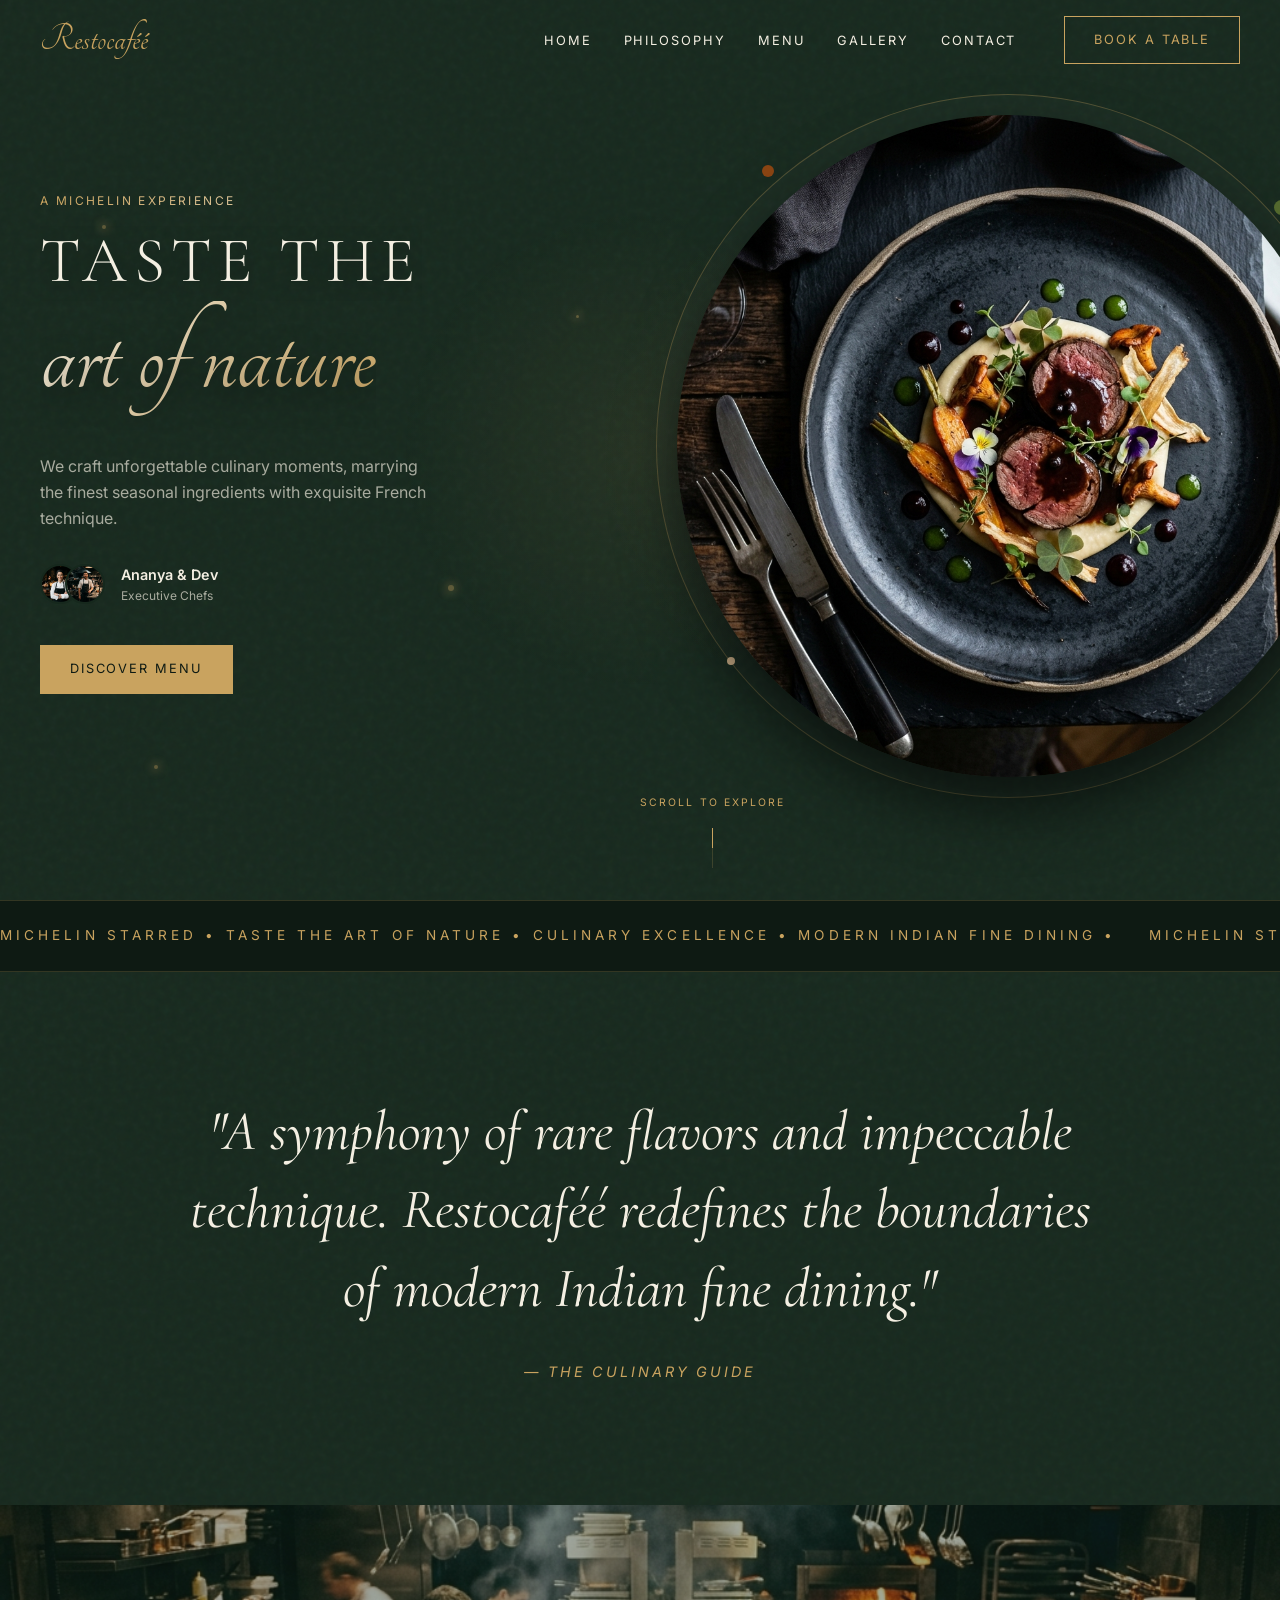
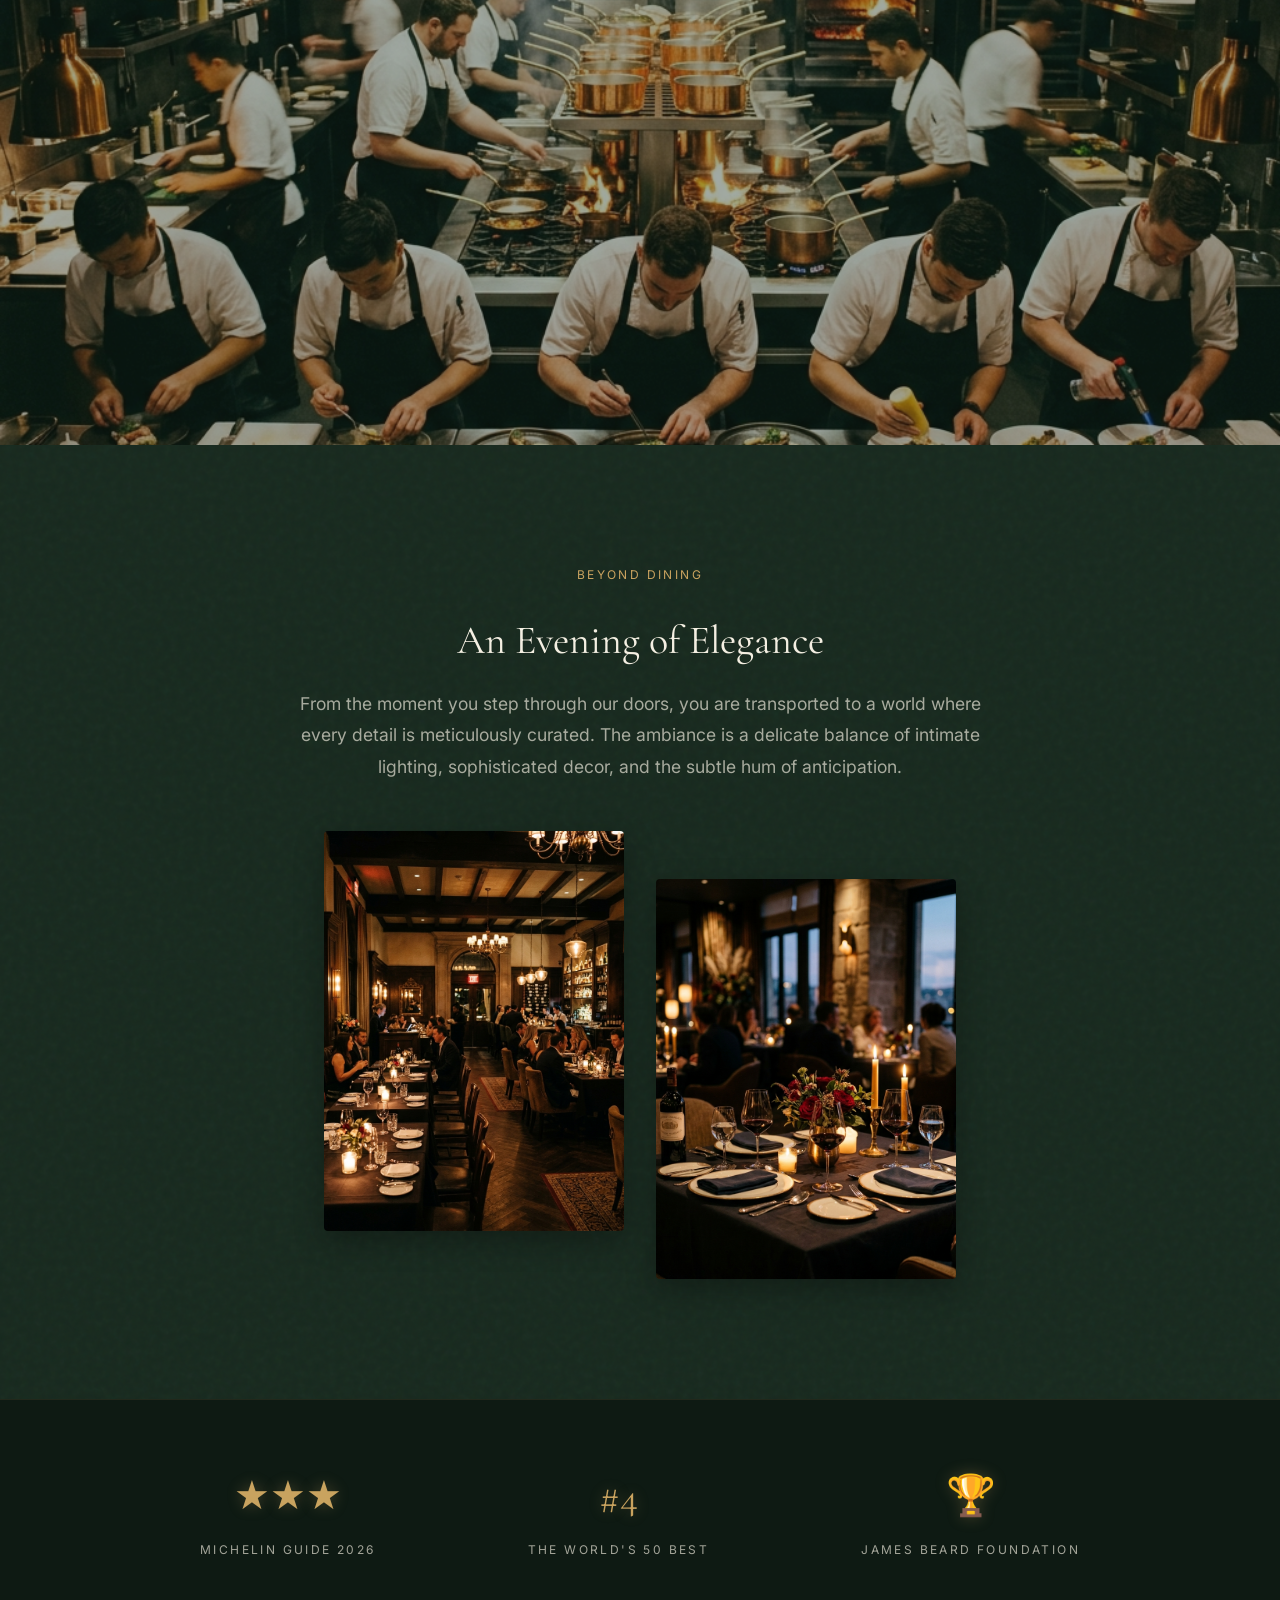
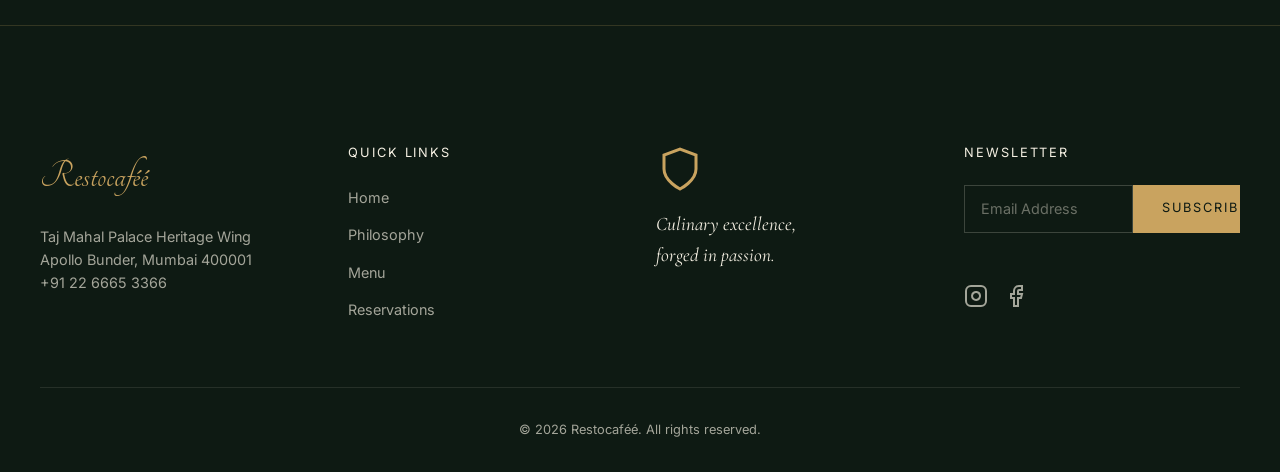
<file: index.html>
<!DOCTYPE html>
<html lang="en">

<head>
  <meta charset="UTF-8">
  <meta name="viewport" content="width=device-width, initial-scale=1.0">
  <title>Restocafé | Home</title>
  <meta name="description" content="Experience a Michelin-starred journey of taste and elegance at Restocafé.">

  <link rel="preconnect" href="https://fonts.googleapis.com">
  <link rel="preconnect" href="https://fonts.gstatic.com" crossorigin>
  <link
    href="https://fonts.googleapis.com/css2?family=Cormorant+Garamond:ital,wght@0,400;0,600;1,400;1,600&family=Inter:wght@300;400&family=Tangerine:wght@400;700&display=swap"
    rel="stylesheet">

  <link rel="stylesheet" href="style.css?v=4">
</head>

<body>

  <!-- HEADER & NAVIGATION -->
  <header class="header js-header">
    <div class="header__container">
      <a href="index.html" class="header__logo">Restocaféé</a>
      <nav class="nav">
        <ul class="nav__list">
          <li class="nav__item"><a href="index.html" class="nav__link">Home</a></li>
          <li class="nav__item"><a href="philosophy.html" class="nav__link">Philosophy</a></li>
          <li class="nav__item"><a href="menu.html" class="nav__link">Menu</a></li>
          <li class="nav__item"><a href="gallery.html" class="nav__link">Gallery</a></li>
          <li class="nav__item"><a href="contact.html" class="nav__link">Contact</a></li>
        </ul>
        <a href="contact.html" class="btn btn--outline nav__cta">Book a Table</a>
      </nav>
      <button class="hamburger js-hamburger" aria-label="Toggle Navigation">
        <span class="hamburger__line"></span>
        <span class="hamburger__line"></span>
        <span class="hamburger__line"></span>
      </button>
    </div>
  </header>

  <!-- Mobile Drawer -->
  <div class="drawer js-drawer">
    <div class="drawer__overlay js-drawer-overlay"></div>
    <div class="drawer__content">
      <button class="drawer__close js-drawer-close" aria-label="Close Navigation">&times;</button>
      <ul class="drawer__nav">
        <li><a href="index.html" class="drawer__link js-drawer-link">Home</a></li>
        <li><a href="philosophy.html" class="drawer__link js-drawer-link">Philosophy</a></li>
        <li><a href="menu.html" class="drawer__link js-drawer-link">Menu</a></li>
        <li><a href="gallery.html" class="drawer__link js-drawer-link">Gallery</a></li>
        <li><a href="contact.html" class="drawer__link js-drawer-link">Contact</a></li>
      </ul>
      <a href="contact.html" class="btn btn--outline drawer__cta">Book a Table</a>
    </div>
  </div>

  <main>
    <!-- HERO SECTION -->
    <section class="hero">
      <div class="hero__spotlight"></div>

      <!-- Magical Floating Particles -->
      <div class="particle particle--1"></div>
      <div class="particle particle--2"></div>
      <div class="particle particle--3"></div>
      <div class="particle particle--4"></div>

      <div class="hero__container grid-2-col">
        <div class="hero__content js-animate">
          <span class="eyebrow shimmer-text">A Michelin Experience</span>
          <h1 class="hero__title">
            <span class="reveal-mask"><span class="hero__title-primary reveal-text" style="animation-delay: 0.1s">Taste
                the</span></span><br>
            <span class="reveal-mask"><span class="hero__title-secondary reveal-text" style="animation-delay: 0.3s">art
                of nature</span></span>
          </h1>
          <p class="hero__text reveal-text-fade" style="animation-delay: 0.5s">We craft unforgettable culinary moments,
            marrying the finest seasonal ingredients with exquisite French technique.</p>

          <div class="hero__chef">
            <div class="avatars">
              <img src="images/avatar_1_1783453330741.png" alt="Chef Ananya" class="avatar">
              <img src="images/avatar_2_1783453340387.png" alt="Sous Chef Dev" class="avatar">
            </div>
            <div class="chef-info">
              <span class="chef-name">Ananya & Dev</span>
              <span class="chef-role">Executive Chefs</span>
            </div>
          </div>
          <a href="menu.html" class="btn btn--solid hero__btn">Discover Menu</a>
        </div>

        <div class="hero__visual js-parallax">
          <div class="hero__plate-wrapper">
            <img src="images/hero_plate_1783453274683.png" alt="Gourmet dish viewed from above" class="hero__plate">
            <div class="garnish garnish--1"></div>
            <div class="garnish garnish--2"></div>
            <div class="garnish garnish--3"></div>
            <div class="garnish garnish--4"></div>
            <div class="garnish garnish--5"></div>
          </div>
        </div>
      </div>

      <div class="scroll-indicator js-animate">
        <span class="scroll-indicator__text">Scroll to explore</span>
        <div class="scroll-indicator__line"></div>
      </div>
    </section>

    <!-- MARQUEE -->
    <div class="marquee js-animate">
      <div class="marquee__content">
        <span class="marquee__text">MICHELIN STARRED &bull; TASTE THE ART OF NATURE &bull; CULINARY EXCELLENCE &bull;
          MODERN INDIAN FINE DINING &bull;</span>
        <span class="marquee__text">MICHELIN STARRED &bull; TASTE THE ART OF NATURE &bull; CULINARY EXCELLENCE &bull;
          MODERN INDIAN FINE DINING &bull;</span>
        <span class="marquee__text">MICHELIN STARRED &bull; TASTE THE ART OF NATURE &bull; CULINARY EXCELLENCE &bull;
          MODERN INDIAN FINE DINING &bull;</span>
        <span class="marquee__text">MICHELIN STARRED &bull; TASTE THE ART OF NATURE &bull; CULINARY EXCELLENCE &bull;
          MODERN INDIAN FINE DINING &bull;</span>
      </div>
    </div>

    <!-- FEATURED QUOTE -->
    <section class="quote-section js-animate">
      <blockquote class="quote__text">
        "A symphony of rare flavors and impeccable technique. Restocaféé redefines the boundaries of modern Indian fine
        dining."
      </blockquote>
      <cite class="quote__author">&mdash; The Culinary Guide</cite>
    </section>

    <!-- PARALLAX BREAK -->
    <section class="parallax-break js-animate"></section>

    <!-- THE EXPERIENCE SECTION -->
    <section class="experience"
      style="padding: var(--section-pad-y) var(--section-pad-x); text-align: center; max-width: 800px; margin: 0 auto;">
      <div class="js-animate">
        <span class="eyebrow" style="margin-bottom: 2rem;">Beyond Dining</span>
        <h2 style="font-family: var(--font-serif); font-size: 2.5rem; color: var(--text-cream); margin-bottom: 1.5rem;">
          An Evening of Elegance</h2>
        <p style="color: var(--text-muted); font-size: 1.1rem; line-height: 1.8; margin-bottom: 2rem;">
          From the moment you step through our doors, you are transported to a world where every detail is meticulously
          curated.
          The ambiance is a delicate balance of intimate lighting, sophisticated decor, and the subtle hum of
          anticipation.
        </p>
        <div style="display: flex; justify-content: center; gap: 2rem; margin-top: 3rem;">
          <img src="images/experience_1_1783453319872.png" alt="Restaurant interior"
            style="width: 100%; max-width: 300px; height: 400px; object-fit: cover; border-radius: 4px; box-shadow: 0 10px 30px rgba(0,0,0,0.3);">
          <img src="images/experience_2_1783453373384.png" alt="Dining table"
            style="width: 100%; max-width: 300px; height: 400px; object-fit: cover; border-radius: 4px; box-shadow: 0 10px 30px rgba(0,0,0,0.3); margin-top: 3rem;">
        </div>
      </div>
    </section>
  </main>

  <!-- AWARDS -->
  <section class="awards js-animate">
    <div class="awards__container">
      <div class="award">
        <span class="award__stars">★★★</span>
        <span class="award__title">Michelin Guide 2026</span>
      </div>
      <div class="award">
        <span class="award__stars">#4</span>
        <span class="award__title">The World's 50 Best</span>
      </div>
      <div class="award">
        <span class="award__stars">🏆</span>
        <span class="award__title">James Beard Foundation</span>
      </div>
    </div>
  </section>

  <!-- FOOTER -->
  <footer class="footer">
    <div class="footer__container grid-4-col">
      <div class="footer__col">
        <a href="index.html" class="footer__logo">Restocaféé</a>
        <address class="footer__address">
          Taj Mahal Palace Heritage Wing<br>
          Apollo Bunder, Mumbai 400001<br>
          +91 22 6665 3366
        </address>
      </div>
      <div class="footer__col">
        <h4 class="footer__heading">Quick Links</h4>
        <ul class="footer__links">
          <li><a href="index.html">Home</a></li>
          <li><a href="philosophy.html">Philosophy</a></li>
          <li><a href="menu.html">Menu</a></li>
          <li><a href="contact.html">Reservations</a></li>
        </ul>
      </div>
      <div class="footer__col">
        <div class="footer__emblem">
          <svg viewBox="0 0 24 24" fill="none" stroke="currentColor" stroke-width="1.5">
            <path d="M12 22s8-4 8-10V5l-8-3-8 3v7c0 6 8 10 8 10z" />
          </svg>
        </div>
        <p class="footer__tagline">Culinary excellence,<br>forged in passion.</p>
      </div>
      <div class="footer__col">
        <h4 class="footer__heading">Newsletter</h4>
        <form class="newsletter js-newsletter">
          <div class="newsletter__input-group">
            <input type="email" class="newsletter__input js-email" placeholder="Email Address" required>
            <button type="submit" class="btn btn--solid newsletter__btn">Subscribe</button>
          </div>
          <p class="newsletter__message js-message"></p>
        </form>
        <div class="social-icons">
          <a href="#" aria-label="Instagram"><svg viewBox="0 0 24 24" fill="none" stroke="currentColor"
              stroke-width="2">
              <rect x="2" y="2" width="20" height="20" rx="5" ry="5" />
              <path d="M16 11.37A4 4 0 1 1 12.63 8 4 4 0 0 1 16 11.37z" />
              <line x1="17.5" y1="6.5" x2="17.51" y2="6.5" />
            </svg></a>
          <a href="#" aria-label="Facebook"><svg viewBox="0 0 24 24" fill="none" stroke="currentColor" stroke-width="2">
              <path d="M18 2h-3a5 5 0 0 0-5 5v3H7v4h3v8h4v-8h3l1-4h-4V7a1 1 0 0 1 1-1h3z" />
            </svg></a>
        </div>
      </div>
    </div>
    <div class="footer__bottom">
      <p>&copy; 2026 Restocaféé. All rights reserved.</p>
    </div>
  </footer>

  <script src="script.js"></script>
</body>

</html>
</file>
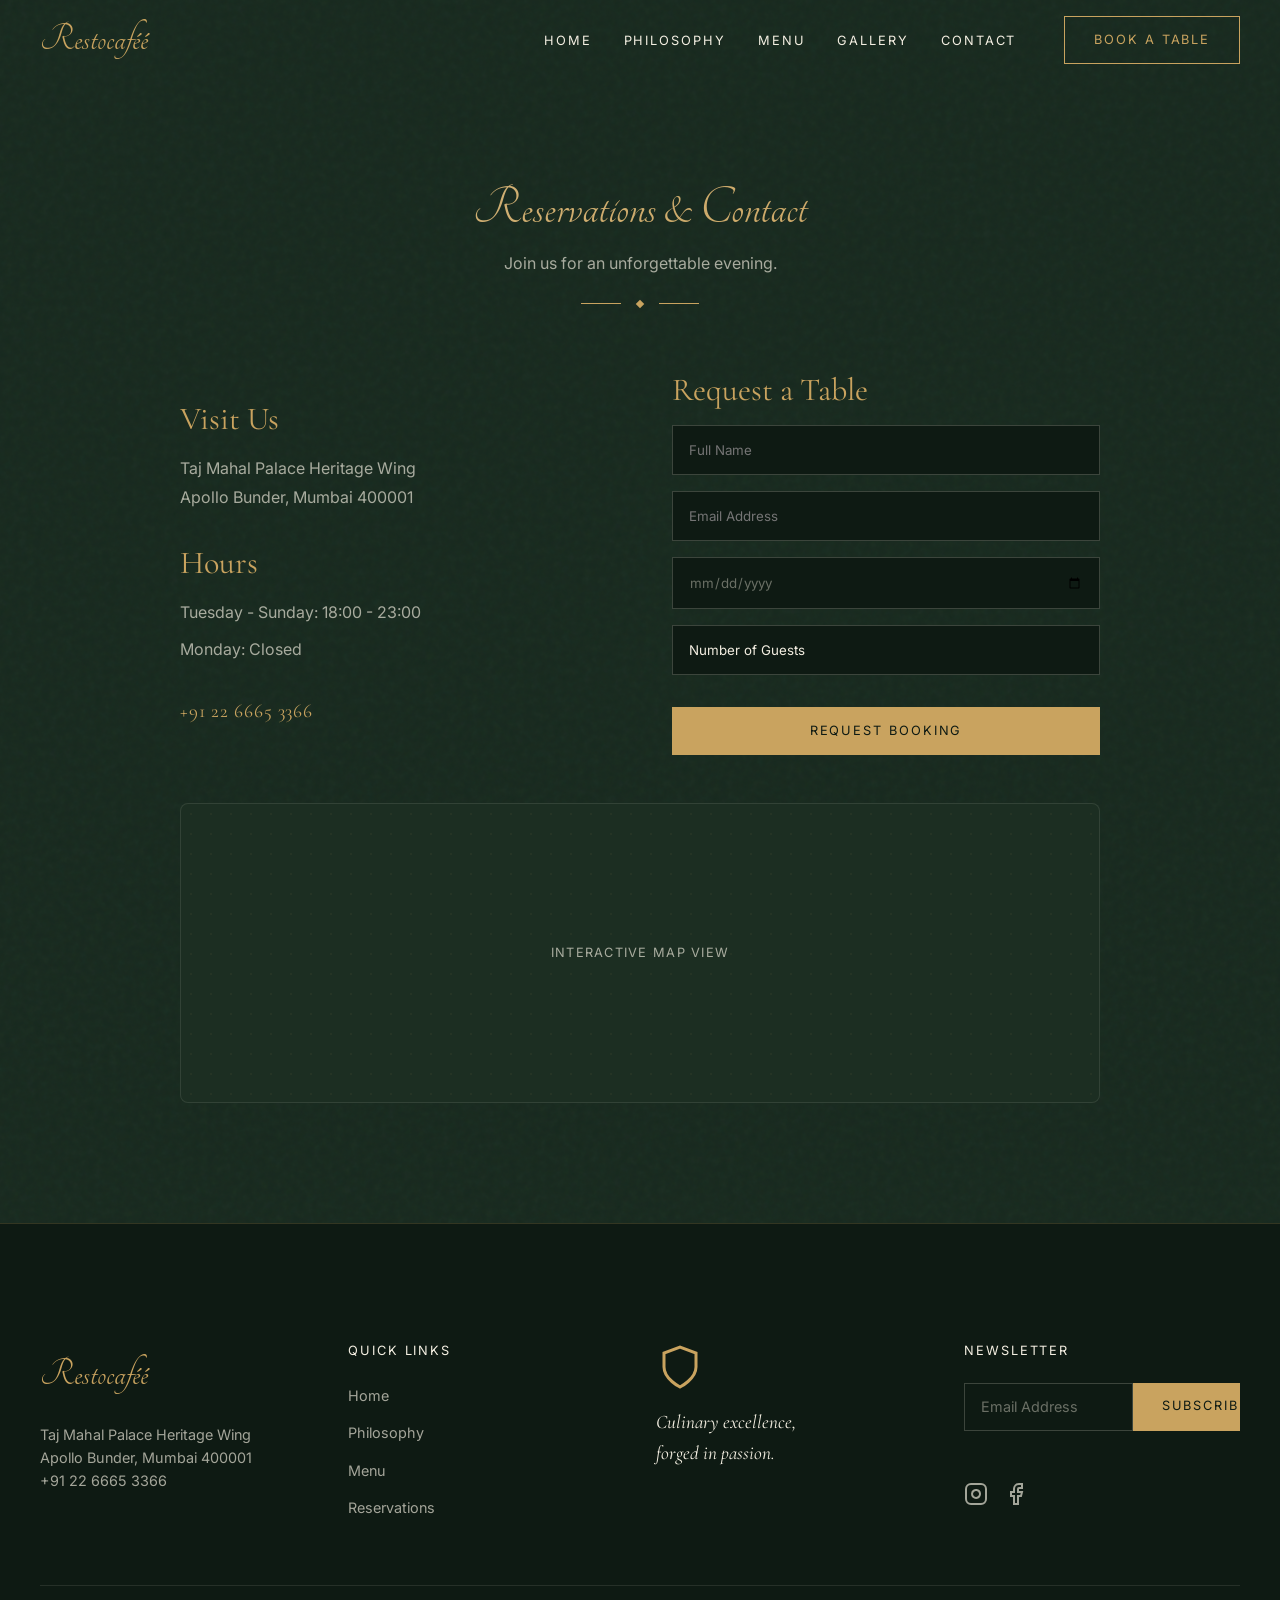
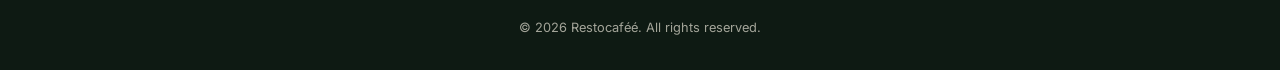
<file: contact.html>
<!DOCTYPE html>
<html lang="en">

<head>
  <meta charset="UTF-8">
  <meta name="viewport" content="width=device-width, initial-scale=1.0">
  <title>Restocaféé | Contact</title>

  <link rel="preconnect" href="https://fonts.googleapis.com">
  <link rel="preconnect" href="https://fonts.gstatic.com" crossorigin>
  <link
    href="https://fonts.googleapis.com/css2?family=Cormorant+Garamond:ital,wght@0,400;0,600;1,400;1,600&family=Inter:wght@300;400&family=Tangerine:wght@400;700&display=swap"
    rel="stylesheet">

  <link rel="stylesheet" href="style.css">
</head>

<body>

  <!-- HEADER & NAVIGATION -->
  <header class="header js-header is-scrolled">
    <div class="header__container">
      <a href="index.html" class="header__logo">Restocaféé</a>
      <nav class="nav">
        <ul class="nav__list">
          <li class="nav__item"><a href="index.html" class="nav__link">Home</a></li>
          <li class="nav__item"><a href="philosophy.html" class="nav__link">Philosophy</a></li>
          <li class="nav__item"><a href="menu.html" class="nav__link">Menu</a></li>
          <li class="nav__item"><a href="gallery.html" class="nav__link">Gallery</a></li>
          <li class="nav__item"><a href="contact.html" class="nav__link">Contact</a></li>
        </ul>
        <a href="contact.html" class="btn btn--outline nav__cta">Book a Table</a>
      </nav>
      <button class="hamburger js-hamburger" aria-label="Toggle Navigation">
        <span class="hamburger__line"></span>
        <span class="hamburger__line"></span>
        <span class="hamburger__line"></span>
      </button>
    </div>
  </header>

  <!-- Mobile Drawer -->
  <div class="drawer js-drawer">
    <div class="drawer__overlay js-drawer-overlay"></div>
    <div class="drawer__content">
      <button class="drawer__close js-drawer-close" aria-label="Close Navigation">&times;</button>
      <ul class="drawer__nav">
        <li><a href="index.html" class="drawer__link js-drawer-link">Home</a></li>
        <li><a href="philosophy.html" class="drawer__link js-drawer-link">Philosophy</a></li>
        <li><a href="menu.html" class="drawer__link js-drawer-link">Menu</a></li>
        <li><a href="gallery.html" class="drawer__link js-drawer-link">Gallery</a></li>
        <li><a href="contact.html" class="drawer__link js-drawer-link">Contact</a></li>
      </ul>
      <a href="contact.html" class="btn btn--outline drawer__cta">Book a Table</a>
    </div>
  </div>

  <main>
    <section class="contact-page"
      style="min-height: 100vh; padding: calc(var(--nav-height) + 6rem) var(--section-pad-x) var(--section-pad-y); max-width: 1000px; margin: 0 auto; text-align: center;">
      <div class="section-header js-animate">
        <h2 class="section-header__title">Reservations & Contact</h2>
        <p class="section-header__text">Join us for an unforgettable evening.</p>
        <div class="divider">
          <span class="divider__line"></span>
          <span class="divider__diamond"></span>
          <span class="divider__line"></span>
        </div>
      </div>

      <div class="grid-2-col js-animate" style="margin-top: 4rem; text-align: left;">
        <div class="contact-info">
          <h3 style="font-family: var(--font-serif); font-size: 2rem; color: var(--accent-gold); margin-bottom: 1rem;">
            Visit Us</h3>
          <p style="color: var(--text-muted); margin-bottom: 2rem; line-height: 1.8;">Taj Mahal Palace Heritage
            Wing<br>Apollo Bunder, Mumbai 400001</p>

          <h3 style="font-family: var(--font-serif); font-size: 2rem; color: var(--accent-gold); margin-bottom: 1rem;">
            Hours</h3>
          <p style="color: var(--text-muted); margin-bottom: 0.5rem; line-height: 1.8;">Tuesday - Sunday: 18:00 - 23:00
          </p>
          <p style="color: var(--text-muted); margin-bottom: 2rem; line-height: 1.8;">Monday: Closed</p>

          <p
            style="color: var(--accent-gold); font-size: 1.2rem; font-family: var(--font-serif); letter-spacing: 0.05em;">
            +91 22 6665 3366</p>
        </div>
        <div class="contact-form">
          <h3 style="font-family: var(--font-serif); font-size: 2rem; color: var(--accent-gold); margin-bottom: 1rem;">
            Request a Table</h3>
          <form style="display: flex; flex-direction: column; gap: 1rem;">
            <input type="text" placeholder="Full Name"
              style="background: var(--bg-darker); border: 1px solid rgba(244,239,226,0.2); padding: 1rem; color: var(--text-cream); font-family: var(--font-sans); outline: none;">
            <input type="email" placeholder="Email Address"
              style="background: var(--bg-darker); border: 1px solid rgba(244,239,226,0.2); padding: 1rem; color: var(--text-cream); font-family: var(--font-sans); outline: none;">
            <input type="date"
              style="background: var(--bg-darker); border: 1px solid rgba(244,239,226,0.2); padding: 1rem; color: rgba(244, 239, 226, 0.4); font-family: var(--font-sans); outline: none;">
            <select
              style="background: var(--bg-darker); border: 1px solid rgba(244,239,226,0.2); padding: 1rem; color: var(--text-cream); font-family: var(--font-sans); outline: none; appearance: none;">
              <option value="" disabled selected>Number of Guests</option>
              <option>1 Guest</option>
              <option>2 Guests</option>
              <option>3 Guests</option>
              <option>4 Guests</option>
              <option>5+ Guests</option>
            </select>
            <button type="button" class="btn btn--solid" style="margin-top: 1rem;">Request Booking</button>
          </form>
        </div>
      </div>

      <div class="contact-map js-animate"></div>
    </section>
  </main>

  <!-- FOOTER -->
  <footer class="footer">
    <div class="footer__container grid-4-col">
      <div class="footer__col">
        <a href="index.html" class="footer__logo">Restocaféé</a>
        <address class="footer__address">
          Taj Mahal Palace Heritage Wing<br>
          Apollo Bunder, Mumbai 400001<br>
          +91 22 6665 3366
        </address>
      </div>
      <div class="footer__col">
        <h4 class="footer__heading">Quick Links</h4>
        <ul class="footer__links">
          <li><a href="index.html">Home</a></li>
          <li><a href="philosophy.html">Philosophy</a></li>
          <li><a href="menu.html">Menu</a></li>
          <li><a href="contact.html">Reservations</a></li>
        </ul>
      </div>
      <div class="footer__col">
        <div class="footer__emblem">
          <svg viewBox="0 0 24 24" fill="none" stroke="currentColor" stroke-width="1.5">
            <path d="M12 22s8-4 8-10V5l-8-3-8 3v7c0 6 8 10 8 10z" />
          </svg>
        </div>
        <p class="footer__tagline">Culinary excellence,<br>forged in passion.</p>
      </div>
      <div class="footer__col">
        <h4 class="footer__heading">Newsletter</h4>
        <form class="newsletter js-newsletter">
          <div class="newsletter__input-group">
            <input type="email" class="newsletter__input js-email" placeholder="Email Address" required>
            <button type="submit" class="btn btn--solid newsletter__btn">Subscribe</button>
          </div>
          <p class="newsletter__message js-message"></p>
        </form>
        <div class="social-icons">
          <a href="#" aria-label="Instagram"><svg viewBox="0 0 24 24" fill="none" stroke="currentColor"
              stroke-width="2">
              <rect x="2" y="2" width="20" height="20" rx="5" ry="5" />
              <path d="M16 11.37A4 4 0 1 1 12.63 8 4 4 0 0 1 16 11.37z" />
              <line x1="17.5" y1="6.5" x2="17.51" y2="6.5" />
            </svg></a>
          <a href="#" aria-label="Facebook"><svg viewBox="0 0 24 24" fill="none" stroke="currentColor" stroke-width="2">
              <path d="M18 2h-3a5 5 0 0 0-5 5v3H7v4h3v8h4v-8h3l1-4h-4V7a1 1 0 0 1 1-1h3z" />
            </svg></a>
        </div>
      </div>
    </div>
    <div class="footer__bottom">
      <p>&copy; 2026 Restocaféé. All rights reserved.</p>
    </div>
  </footer>

  <script src="script.js"></script>
</body>

</html>
</file>
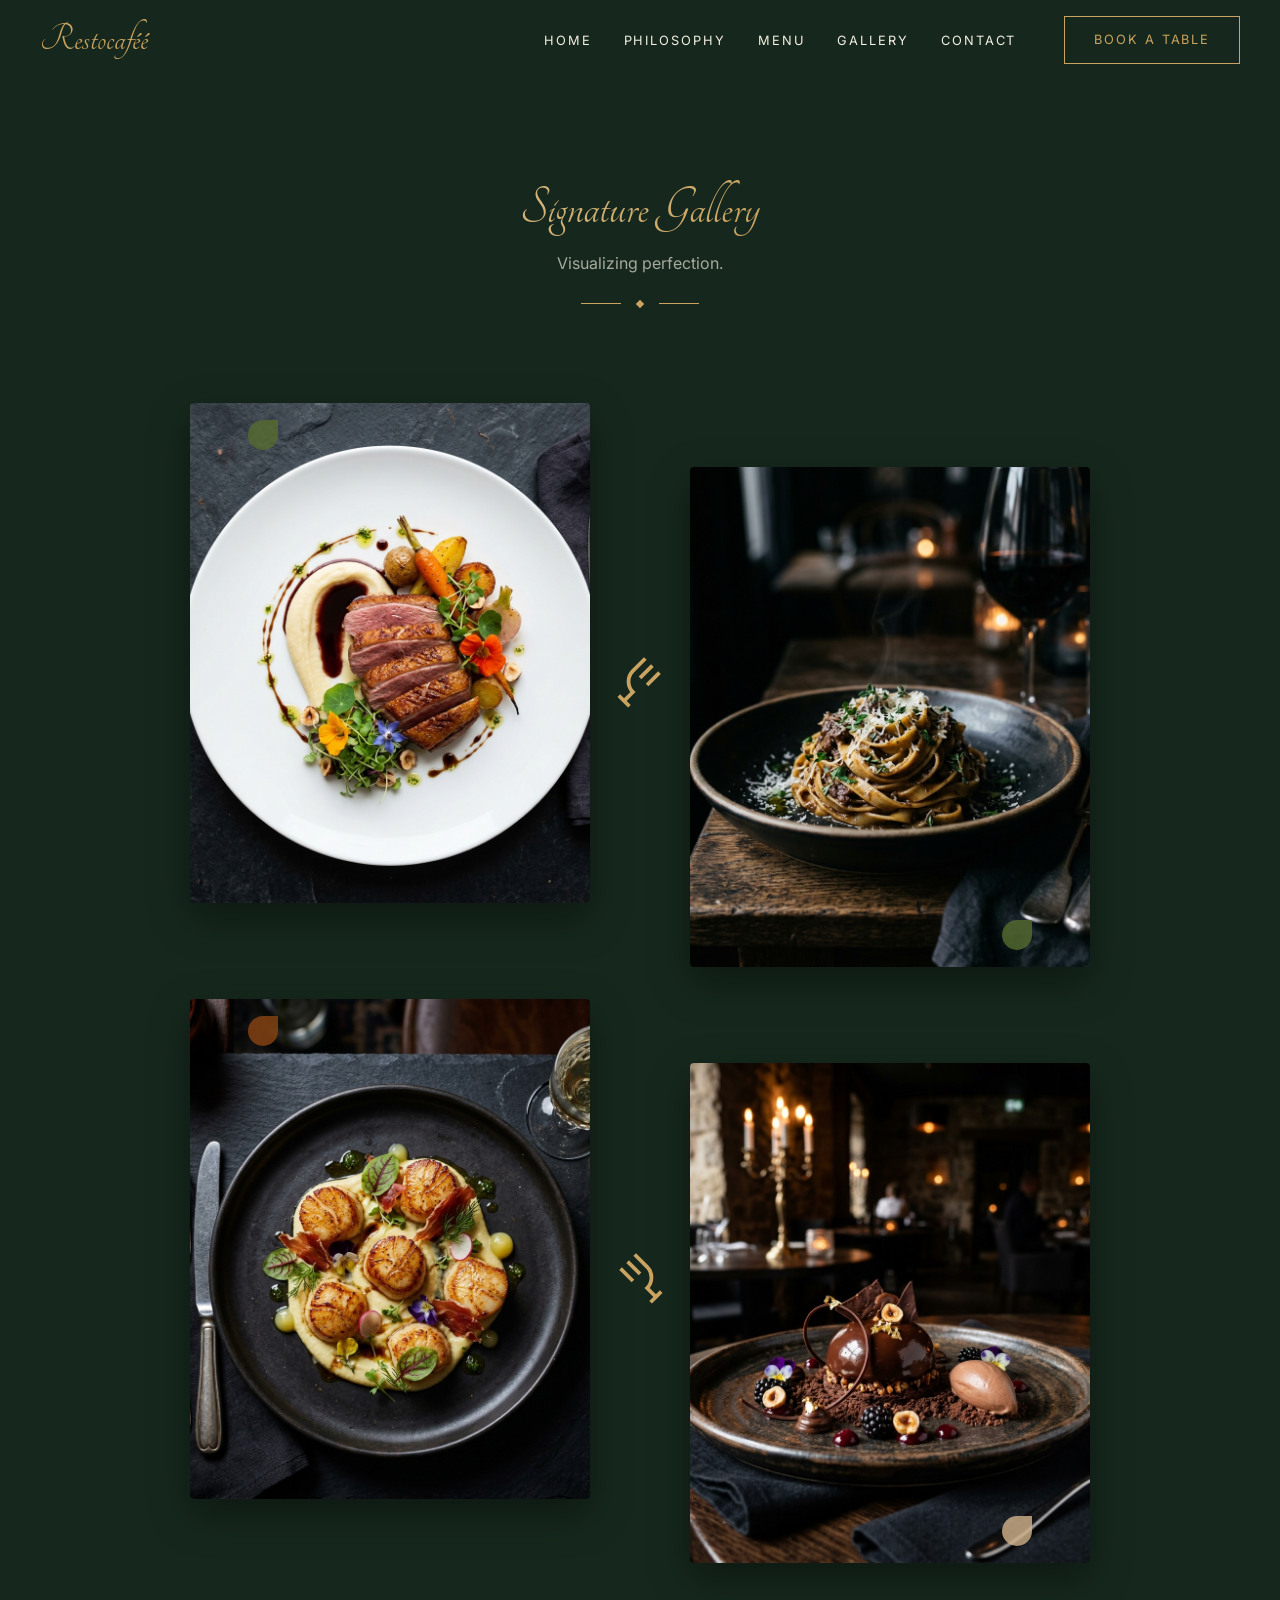
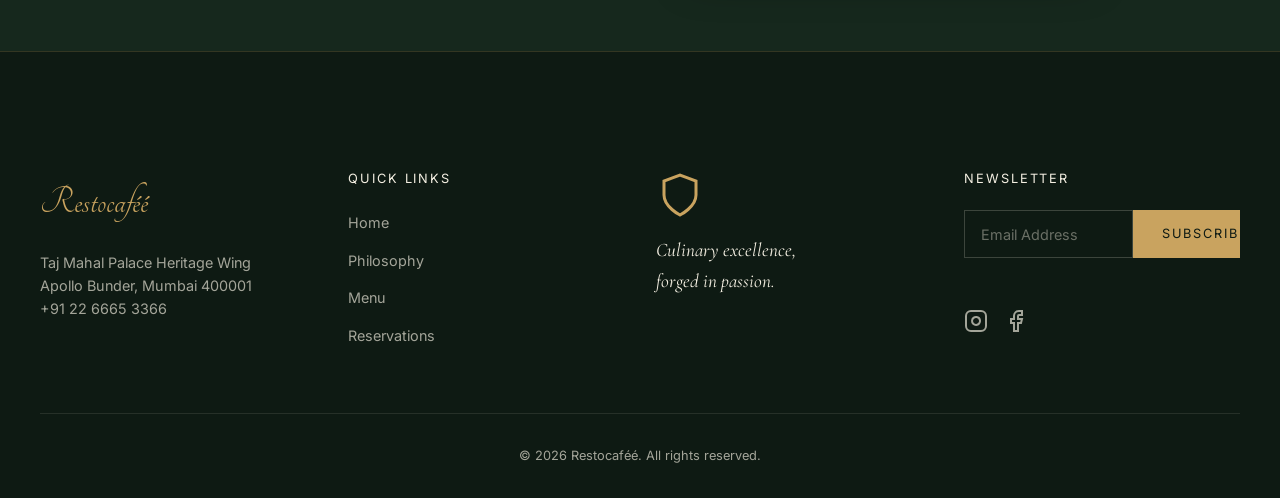
<file: gallery.html>
<!DOCTYPE html>
<html lang="en">

<head>
  <meta charset="UTF-8">
  <meta name="viewport" content="width=device-width, initial-scale=1.0">
  <title>Restocaféé | Gallery</title>

  <link rel="preconnect" href="https://fonts.googleapis.com">
  <link rel="preconnect" href="https://fonts.gstatic.com" crossorigin>
  <link
    href="https://fonts.googleapis.com/css2?family=Cormorant+Garamond:ital,wght@0,400;0,600;1,400;1,600&family=Inter:wght@300;400&family=Tangerine:wght@400;700&display=swap"
    rel="stylesheet">

  <link rel="stylesheet" href="style.css">
</head>

<body>

  <!-- HEADER & NAVIGATION -->
  <header class="header js-header is-scrolled">
    <div class="header__container">
      <a href="index.html" class="header__logo">Restocaféé</a>
      <nav class="nav">
        <ul class="nav__list">
          <li class="nav__item"><a href="index.html" class="nav__link">Home</a></li>
          <li class="nav__item"><a href="philosophy.html" class="nav__link">Philosophy</a></li>
          <li class="nav__item"><a href="menu.html" class="nav__link">Menu</a></li>
          <li class="nav__item"><a href="gallery.html" class="nav__link">Gallery</a></li>
          <li class="nav__item"><a href="contact.html" class="nav__link">Contact</a></li>
        </ul>
        <a href="contact.html" class="btn btn--outline nav__cta">Book a Table</a>
      </nav>
      <button class="hamburger js-hamburger" aria-label="Toggle Navigation">
        <span class="hamburger__line"></span>
        <span class="hamburger__line"></span>
        <span class="hamburger__line"></span>
      </button>
    </div>
  </header>

  <!-- Mobile Drawer -->
  <div class="drawer js-drawer">
    <div class="drawer__overlay js-drawer-overlay"></div>
    <div class="drawer__content">
      <button class="drawer__close js-drawer-close" aria-label="Close Navigation">&times;</button>
      <ul class="drawer__nav">
        <li><a href="index.html" class="drawer__link js-drawer-link">Home</a></li>
        <li><a href="philosophy.html" class="drawer__link js-drawer-link">Philosophy</a></li>
        <li><a href="menu.html" class="drawer__link js-drawer-link">Menu</a></li>
        <li><a href="gallery.html" class="drawer__link js-drawer-link">Gallery</a></li>
        <li><a href="contact.html" class="drawer__link js-drawer-link">Contact</a></li>
      </ul>
      <a href="contact.html" class="btn btn--outline drawer__cta">Book a Table</a>
    </div>
  </div>

  <main>
    <section class="gallery"
      style="min-height: 100vh; padding-top: calc(var(--nav-height) + 6rem); display: flex; flex-direction: column; align-items: center;">
      <div class="section-header js-animate">
        <h2 class="section-header__title">Signature Gallery</h2>
        <p class="section-header__text">Visualizing perfection.</p>
        <div class="divider">
          <span class="divider__line"></span>
          <span class="divider__diamond"></span>
          <span class="divider__line"></span>
        </div>
      </div>

      <div class="gallery__container js-animate" style="margin-top: 4rem;">
        <div class="gallery__frame">
          <img src="images/gallery_1_1783453302354.png" alt="Signature Dish 1" class="gallery__img gallery__img--left">

          <div class="gallery__divider">
            <svg class="fork-icon" viewBox="0 0 24 24" fill="none" stroke="currentColor" stroke-width="1.5">
              <path d="M6 3v7a6 6 0 0 0 6 6v5M10 3v7M14 3v7" />
              <path d="M9 21h6" />
            </svg>
          </div>

          <img src="images/gallery_2_1783453311074.png" alt="Signature Dish 2" class="gallery__img gallery__img--right">

          <div class="herb herb--tl"></div>
          <div class="herb herb--br"></div>
        </div>
      </div>

      <div class="gallery__container js-animate" style="margin-top: 6rem;">
        <div class="gallery__frame">
          <img src="images/gallery_3_1783453382678.png" alt="Signature Dish 3" class="gallery__img gallery__img--left">

          <div class="gallery__divider">
            <svg class="fork-icon" viewBox="0 0 24 24" fill="none" stroke="currentColor" stroke-width="1.5"
              style="transform: scaleX(-1) rotate(45deg);">
              <path d="M6 3v7a6 6 0 0 0 6 6v5M10 3v7M14 3v7" />
              <path d="M9 21h6" />
            </svg>
          </div>

          <img src="images/gallery_4_1783453394454.png" alt="Signature Dish 4" class="gallery__img gallery__img--right">

          <div class="herb herb--tl" style="background: #8B4513;"></div>
          <div class="herb herb--br" style="background: #D2B48C;"></div>
        </div>
      </div>
    </section>
  </main>

  <!-- FOOTER -->
  <footer class="footer">
    <div class="footer__container grid-4-col">
      <div class="footer__col">
        <a href="index.html" class="footer__logo">Restocaféé</a>
        <address class="footer__address">
          Taj Mahal Palace Heritage Wing<br>
          Apollo Bunder, Mumbai 400001<br>
          +91 22 6665 3366
        </address>
      </div>
      <div class="footer__col">
        <h4 class="footer__heading">Quick Links</h4>
        <ul class="footer__links">
          <li><a href="index.html">Home</a></li>
          <li><a href="philosophy.html">Philosophy</a></li>
          <li><a href="menu.html">Menu</a></li>
          <li><a href="contact.html">Reservations</a></li>
        </ul>
      </div>
      <div class="footer__col">
        <div class="footer__emblem">
          <svg viewBox="0 0 24 24" fill="none" stroke="currentColor" stroke-width="1.5">
            <path d="M12 22s8-4 8-10V5l-8-3-8 3v7c0 6 8 10 8 10z" />
          </svg>
        </div>
        <p class="footer__tagline">Culinary excellence,<br>forged in passion.</p>
      </div>
      <div class="footer__col">
        <h4 class="footer__heading">Newsletter</h4>
        <form class="newsletter js-newsletter">
          <div class="newsletter__input-group">
            <input type="email" class="newsletter__input js-email" placeholder="Email Address" required>
            <button type="submit" class="btn btn--solid newsletter__btn">Subscribe</button>
          </div>
          <p class="newsletter__message js-message"></p>
        </form>
        <div class="social-icons">
          <a href="#" aria-label="Instagram"><svg viewBox="0 0 24 24" fill="none" stroke="currentColor"
              stroke-width="2">
              <rect x="2" y="2" width="20" height="20" rx="5" ry="5" />
              <path d="M16 11.37A4 4 0 1 1 12.63 8 4 4 0 0 1 16 11.37z" />
              <line x1="17.5" y1="6.5" x2="17.51" y2="6.5" />
            </svg></a>
          <a href="#" aria-label="Facebook"><svg viewBox="0 0 24 24" fill="none" stroke="currentColor" stroke-width="2">
              <path d="M18 2h-3a5 5 0 0 0-5 5v3H7v4h3v8h4v-8h3l1-4h-4V7a1 1 0 0 1 1-1h3z" />
            </svg></a>
        </div>
      </div>
    </div>
    <div class="footer__bottom">
      <p>&copy; 2026 Restocaféé. All rights reserved.</p>
    </div>
  </footer>

  <script src="script.js"></script>
</body>

</html>
</file>
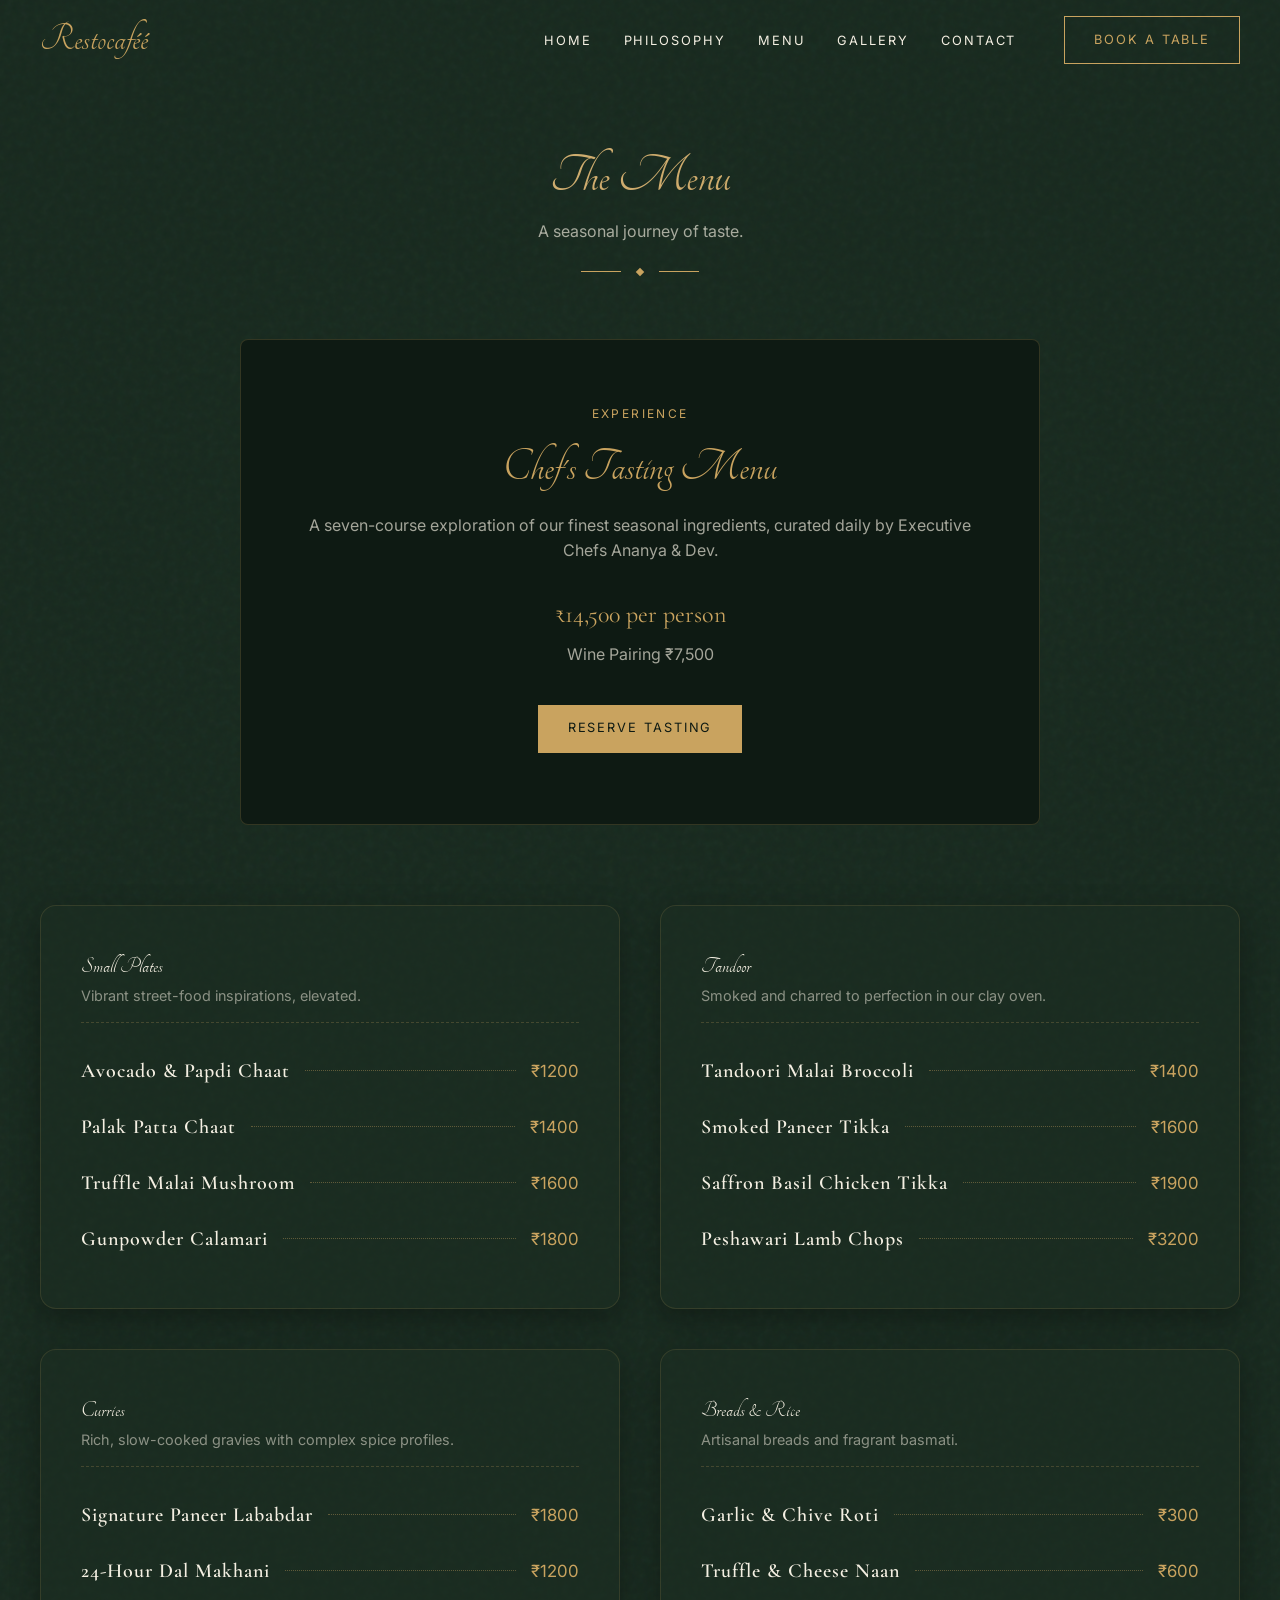
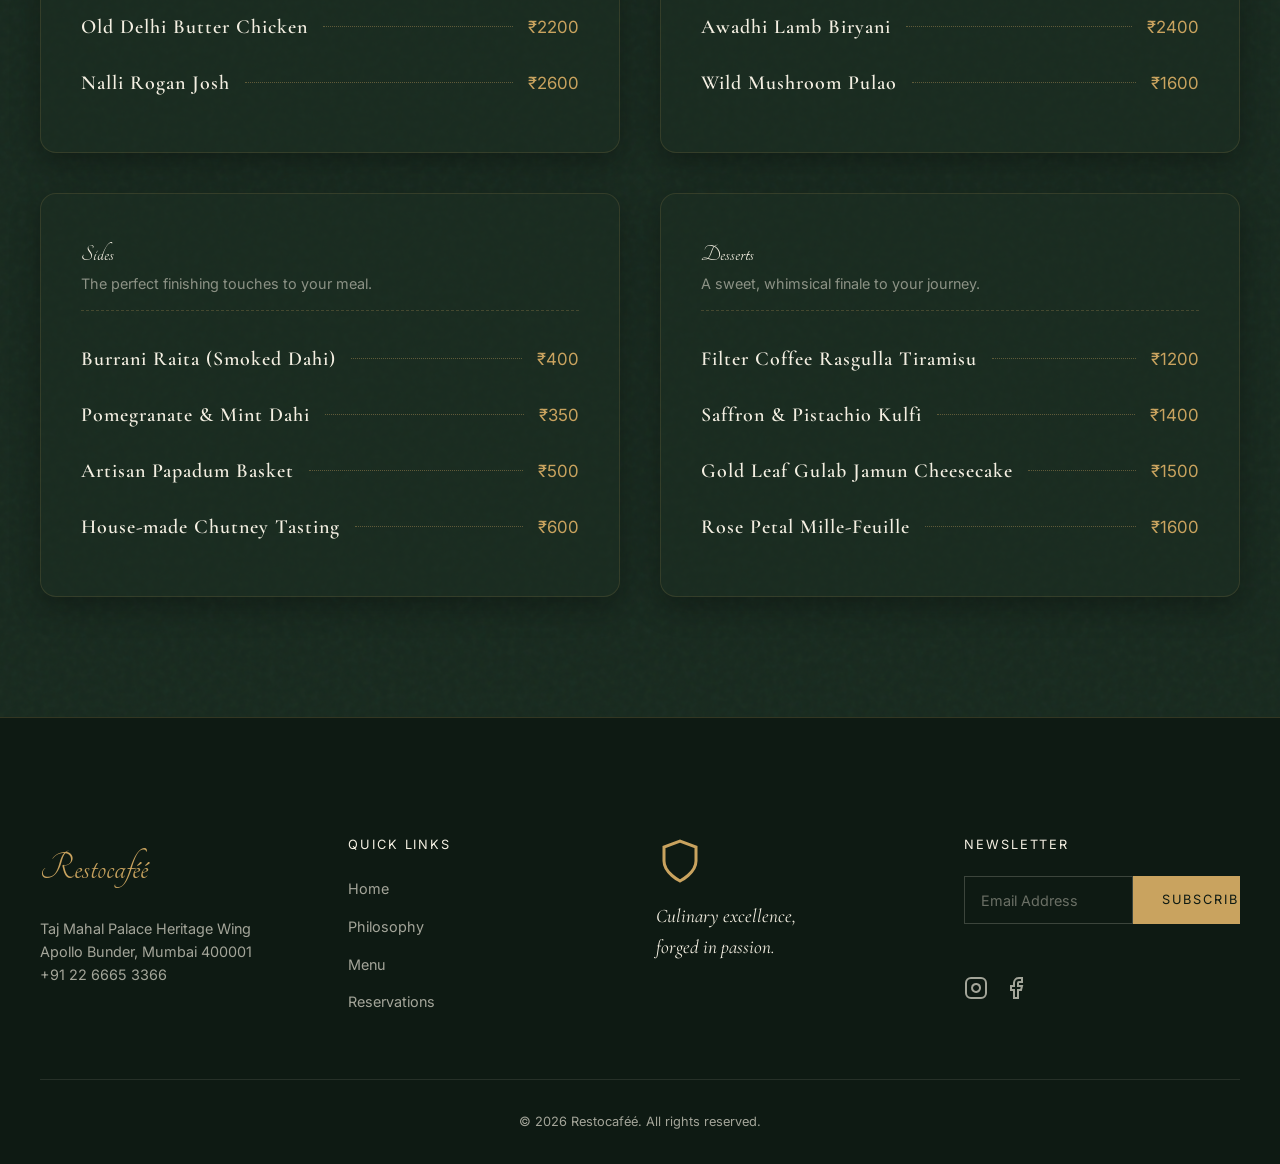
<file: menu.html>
<!DOCTYPE html>
<html lang="en">

<head>
  <meta charset="UTF-8">
  <meta name="viewport" content="width=device-width, initial-scale=1.0">
  <title>Restocaféé | Menu</title>

  <link rel="preconnect" href="https://fonts.googleapis.com">
  <link rel="preconnect" href="https://fonts.gstatic.com" crossorigin>
  <link
    href="https://fonts.googleapis.com/css2?family=Cormorant+Garamond:ital,wght@0,400;0,600;1,400;1,600&family=Inter:wght@300;400&family=Tangerine:wght@400;700&display=swap"
    rel="stylesheet">

  <link rel="stylesheet" href="style.css">
</head>

<body>

  <!-- HEADER & NAVIGATION -->
  <header class="header js-header is-scrolled">
    <div class="header__container">
      <a href="index.html" class="header__logo">Restocaféé</a>
      <nav class="nav">
        <ul class="nav__list">
          <li class="nav__item"><a href="index.html" class="nav__link">Home</a></li>
          <li class="nav__item"><a href="philosophy.html" class="nav__link">Philosophy</a></li>
          <li class="nav__item"><a href="menu.html" class="nav__link">Menu</a></li>
          <li class="nav__item"><a href="gallery.html" class="nav__link">Gallery</a></li>
          <li class="nav__item"><a href="contact.html" class="nav__link">Contact</a></li>
        </ul>
        <a href="contact.html" class="btn btn--outline nav__cta">Book a Table</a>
      </nav>
      <button class="hamburger js-hamburger" aria-label="Toggle Navigation">
        <span class="hamburger__line"></span>
        <span class="hamburger__line"></span>
        <span class="hamburger__line"></span>
      </button>
    </div>
  </header>

  <!-- Mobile Drawer -->
  <div class="drawer js-drawer">
    <div class="drawer__overlay js-drawer-overlay"></div>
    <div class="drawer__content">
      <button class="drawer__close js-drawer-close" aria-label="Close Navigation">&times;</button>
      <ul class="drawer__nav">
        <li><a href="index.html" class="drawer__link js-drawer-link">Home</a></li>
        <li><a href="philosophy.html" class="drawer__link js-drawer-link">Philosophy</a></li>
        <li><a href="menu.html" class="drawer__link js-drawer-link">Menu</a></li>
        <li><a href="gallery.html" class="drawer__link js-drawer-link">Gallery</a></li>
        <li><a href="contact.html" class="drawer__link js-drawer-link">Contact</a></li>
      </ul>
      <a href="contact.html" class="btn btn--outline drawer__cta">Book a Table</a>
    </div>
  </div>

  <main>
    <section class="menu-page"
      style="min-height: 100vh; padding: calc(var(--nav-height) + 4rem) var(--section-pad-x) var(--section-pad-y); max-width: 1440px; margin: 0 auto;">
      <div class="section-header js-animate">
        <h2 class="section-header__title">The Menu</h2>
        <p class="section-header__text">A seasonal journey of taste.</p>
        <div class="divider">
          <span class="divider__line"></span>
          <span class="divider__diamond"></span>
          <span class="divider__line"></span>
        </div>
      </div>

      <!-- TASTING MENU -->
      <div class="tasting-menu js-animate" style="max-width: 800px; margin: 0 auto 5rem;">
        <span class="eyebrow">Experience</span>
        <h3 class="tasting-menu__title">Chef's Tasting Menu</h3>
        <p style="color: var(--text-muted); margin-bottom: 2rem;">A seven-course exploration of our finest seasonal
          ingredients, curated daily by Executive Chefs Ananya & Dev.</p>
        <p style="color: var(--accent-gold); font-family: var(--font-serif); font-size: 1.5rem; margin-bottom: 2rem;">
          ₹14,500 per person<br><span
            style="font-size: 1rem; color: var(--text-muted); font-family: var(--font-sans);">Wine Pairing ₹7,500</span>
        </p>
        <a href="contact.html" class="btn btn--solid">Reserve Tasting</a>
      </div>

      <div class="menu-grid">
        <!-- Menu Item 1: Small Plates -->
        <div class="menu-item js-animate">
          <h3 class="menu-item__title">Small Plates</h3>
          <p class="menu-item__desc">Vibrant street-food inspirations, elevated.</p>

          <div class="dish">
            <div class="dish__header"><span class="dish__name">Avocado & Papdi Chaat</span><span
                class="dish__leader"></span><span class="dish__price">₹1200</span></div>
          </div>
          <div class="dish">
            <div class="dish__header"><span class="dish__name">Palak Patta Chaat</span><span
                class="dish__leader"></span><span class="dish__price">₹1400</span></div>
          </div>
          <div class="dish">
            <div class="dish__header"><span class="dish__name">Truffle Malai Mushroom</span><span
                class="dish__leader"></span><span class="dish__price">₹1600</span></div>
          </div>
          <div class="dish">
            <div class="dish__header"><span class="dish__name">Gunpowder Calamari</span><span
                class="dish__leader"></span><span class="dish__price">₹1800</span></div>
          </div>
        </div>

        <!-- Menu Item 2: Tandoor -->
        <div class="menu-item js-animate">
          <h3 class="menu-item__title">Tandoor</h3>
          <p class="menu-item__desc">Smoked and charred to perfection in our clay oven.</p>

          <div class="dish">
            <div class="dish__header"><span class="dish__name">Tandoori Malai Broccoli</span><span
                class="dish__leader"></span><span class="dish__price">₹1400</span></div>
          </div>
          <div class="dish">
            <div class="dish__header"><span class="dish__name">Smoked Paneer Tikka</span><span
                class="dish__leader"></span><span class="dish__price">₹1600</span></div>
          </div>
          <div class="dish">
            <div class="dish__header"><span class="dish__name">Saffron Basil Chicken Tikka</span><span
                class="dish__leader"></span><span class="dish__price">₹1900</span></div>
          </div>
          <div class="dish">
            <div class="dish__header"><span class="dish__name">Peshawari Lamb Chops</span><span
                class="dish__leader"></span><span class="dish__price">₹3200</span></div>
          </div>
        </div>

        <!-- Menu Item 3: Curries & Mains -->
        <div class="menu-item js-animate">
          <h3 class="menu-item__title">Curries</h3>
          <p class="menu-item__desc">Rich, slow-cooked gravies with complex spice profiles.</p>

          <div class="dish">
            <div class="dish__header"><span class="dish__name">Signature Paneer Lababdar</span><span
                class="dish__leader"></span><span class="dish__price">₹1800</span></div>
          </div>
          <div class="dish">
            <div class="dish__header"><span class="dish__name">24-Hour Dal Makhani</span><span
                class="dish__leader"></span><span class="dish__price">₹1200</span></div>
          </div>
          <div class="dish">
            <div class="dish__header"><span class="dish__name">Old Delhi Butter Chicken</span><span
                class="dish__leader"></span><span class="dish__price">₹2200</span></div>
          </div>
          <div class="dish">
            <div class="dish__header"><span class="dish__name">Nalli Rogan Josh</span><span
                class="dish__leader"></span><span class="dish__price">₹2600</span></div>
          </div>
        </div>

        <!-- Menu Item 4: Breads & Rice -->
        <div class="menu-item js-animate">
          <h3 class="menu-item__title">Breads & Rice</h3>
          <p class="menu-item__desc">Artisanal breads and fragrant basmati.</p>

          <div class="dish">
            <div class="dish__header"><span class="dish__name">Garlic & Chive Roti</span><span
                class="dish__leader"></span><span class="dish__price">₹300</span></div>
          </div>
          <div class="dish">
            <div class="dish__header"><span class="dish__name">Truffle & Cheese Naan</span><span
                class="dish__leader"></span><span class="dish__price">₹600</span></div>
          </div>
          <div class="dish">
            <div class="dish__header"><span class="dish__name">Awadhi Lamb Biryani</span><span
                class="dish__leader"></span><span class="dish__price">₹2400</span></div>
          </div>
          <div class="dish">
            <div class="dish__header"><span class="dish__name">Wild Mushroom Pulao</span><span
                class="dish__leader"></span><span class="dish__price">₹1600</span></div>
          </div>
        </div>

        <!-- Menu Item 5: Accompaniments -->
        <div class="menu-item js-animate">
          <h3 class="menu-item__title">Sides</h3>
          <p class="menu-item__desc">The perfect finishing touches to your meal.</p>

          <div class="dish">
            <div class="dish__header"><span class="dish__name">Burrani Raita (Smoked Dahi)</span><span
                class="dish__leader"></span><span class="dish__price">₹400</span></div>
          </div>
          <div class="dish">
            <div class="dish__header"><span class="dish__name">Pomegranate & Mint Dahi</span><span
                class="dish__leader"></span><span class="dish__price">₹350</span></div>
          </div>
          <div class="dish">
            <div class="dish__header"><span class="dish__name">Artisan Papadum Basket</span><span
                class="dish__leader"></span><span class="dish__price">₹500</span></div>
          </div>
          <div class="dish">
            <div class="dish__header"><span class="dish__name">House-made Chutney Tasting</span><span
                class="dish__leader"></span><span class="dish__price">₹600</span></div>
          </div>
        </div>

        <!-- Menu Item 6: Desserts -->
        <div class="menu-item js-animate">
          <h3 class="menu-item__title">Desserts</h3>
          <p class="menu-item__desc">A sweet, whimsical finale to your journey.</p>

          <div class="dish">
            <div class="dish__header"><span class="dish__name">Filter Coffee Rasgulla Tiramisu</span><span
                class="dish__leader"></span><span class="dish__price">₹1200</span></div>
          </div>
          <div class="dish">
            <div class="dish__header"><span class="dish__name">Saffron & Pistachio Kulfi</span><span
                class="dish__leader"></span><span class="dish__price">₹1400</span></div>
          </div>
          <div class="dish">
            <div class="dish__header"><span class="dish__name">Gold Leaf Gulab Jamun Cheesecake</span><span
                class="dish__leader"></span><span class="dish__price">₹1500</span></div>
          </div>
          <div class="dish">
            <div class="dish__header"><span class="dish__name">Rose Petal Mille-Feuille</span><span
                class="dish__leader"></span><span class="dish__price">₹1600</span></div>
          </div>
        </div>
      </div>
    </section>
  </main>

  <!-- FOOTER -->
  <footer class="footer">
    <div class="footer__container grid-4-col">
      <div class="footer__col">
        <a href="index.html" class="footer__logo">Restocaféé</a>
        <address class="footer__address">
          Taj Mahal Palace Heritage Wing<br>
          Apollo Bunder, Mumbai 400001<br>
          +91 22 6665 3366
        </address>
      </div>
      <div class="footer__col">
        <h4 class="footer__heading">Quick Links</h4>
        <ul class="footer__links">
          <li><a href="index.html">Home</a></li>
          <li><a href="philosophy.html">Philosophy</a></li>
          <li><a href="menu.html">Menu</a></li>
          <li><a href="contact.html">Reservations</a></li>
        </ul>
      </div>
      <div class="footer__col">
        <div class="footer__emblem">
          <svg viewBox="0 0 24 24" fill="none" stroke="currentColor" stroke-width="1.5">
            <path d="M12 22s8-4 8-10V5l-8-3-8 3v7c0 6 8 10 8 10z" />
          </svg>
        </div>
        <p class="footer__tagline">Culinary excellence,<br>forged in passion.</p>
      </div>
      <div class="footer__col">
        <h4 class="footer__heading">Newsletter</h4>
        <form class="newsletter js-newsletter">
          <div class="newsletter__input-group">
            <input type="email" class="newsletter__input js-email" placeholder="Email Address" required>
            <button type="submit" class="btn btn--solid newsletter__btn">Subscribe</button>
          </div>
          <p class="newsletter__message js-message"></p>
        </form>
        <div class="social-icons">
          <a href="#" aria-label="Instagram"><svg viewBox="0 0 24 24" fill="none" stroke="currentColor"
              stroke-width="2">
              <rect x="2" y="2" width="20" height="20" rx="5" ry="5" />
              <path d="M16 11.37A4 4 0 1 1 12.63 8 4 4 0 0 1 16 11.37z" />
              <line x1="17.5" y1="6.5" x2="17.51" y2="6.5" />
            </svg></a>
          <a href="#" aria-label="Facebook"><svg viewBox="0 0 24 24" fill="none" stroke="currentColor" stroke-width="2">
              <path d="M18 2h-3a5 5 0 0 0-5 5v3H7v4h3v8h4v-8h3l1-4h-4V7a1 1 0 0 1 1-1h3z" />
            </svg></a>
        </div>
      </div>
    </div>
    <div class="footer__bottom">
      <p>&copy; 2026 Restocaféé. All rights reserved.</p>
    </div>
  </footer>

  <script src="script.js"></script>
</body>

</html>
</file>
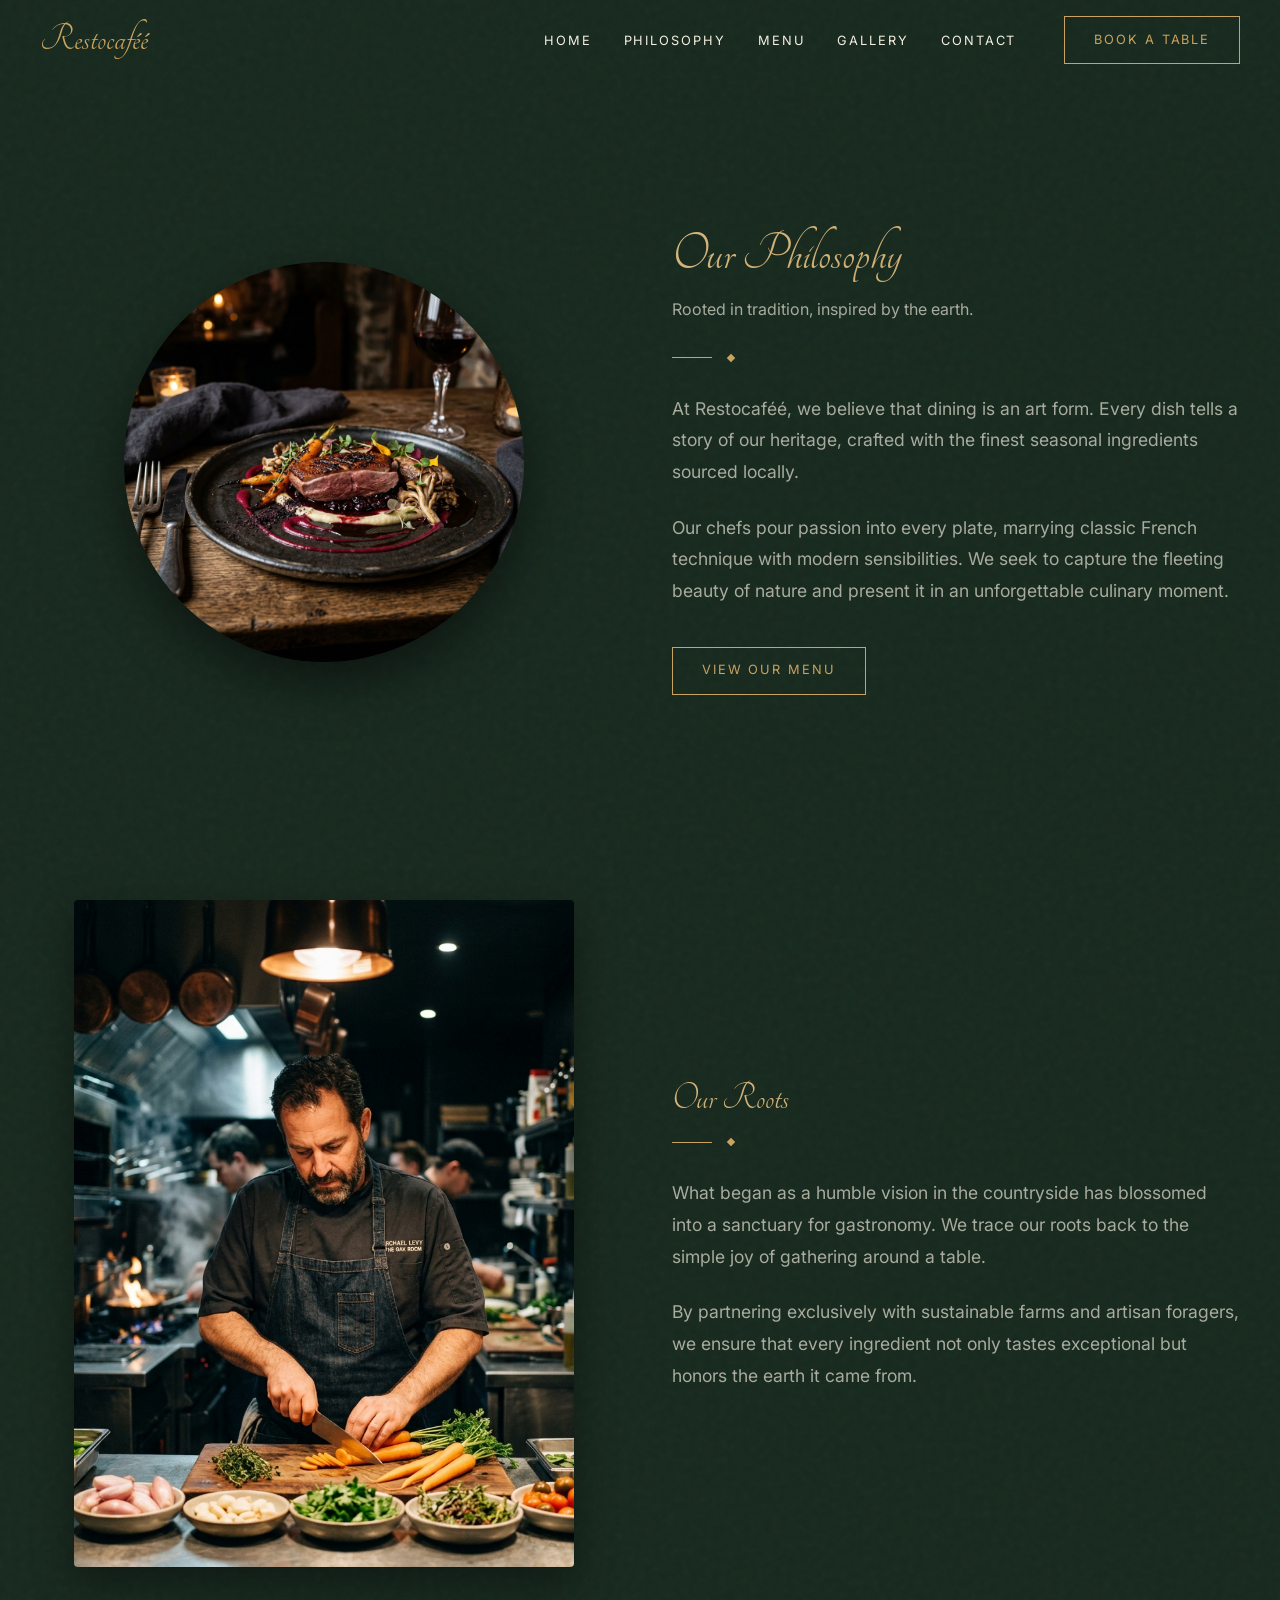
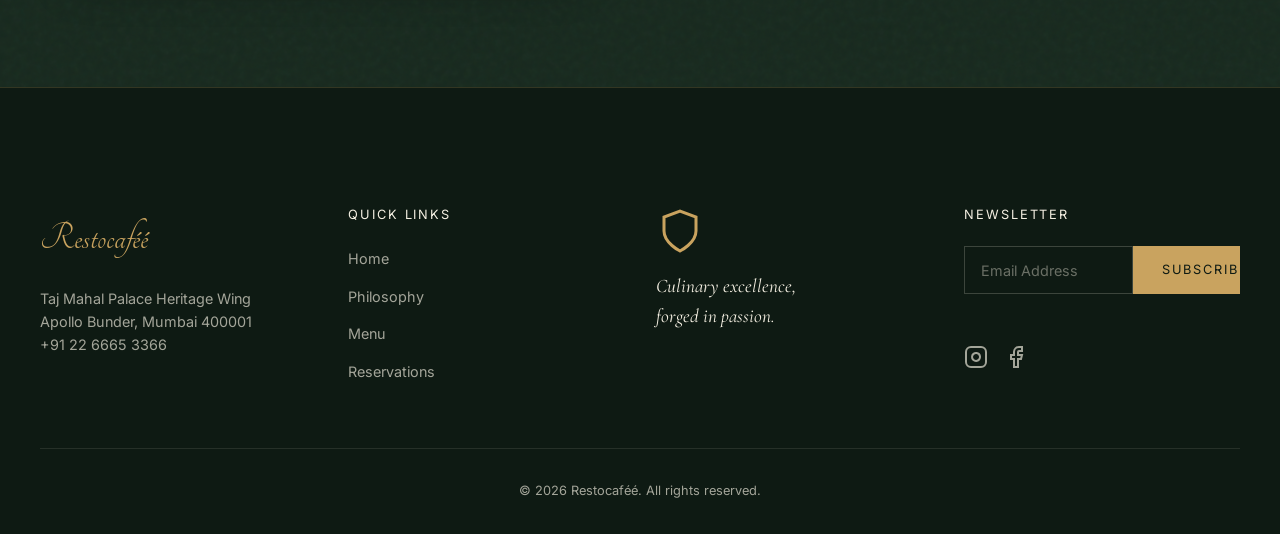
<file: philosophy.html>
<!DOCTYPE html>
<html lang="en">

<head>
  <meta charset="UTF-8">
  <meta name="viewport" content="width=device-width, initial-scale=1.0">
  <title>Restocaféé | Philosophy</title>

  <link rel="preconnect" href="https://fonts.googleapis.com">
  <link rel="preconnect" href="https://fonts.gstatic.com" crossorigin>
  <link
    href="https://fonts.googleapis.com/css2?family=Cormorant+Garamond:ital,wght@0,400;0,600;1,400;1,600&family=Inter:wght@300;400&family=Tangerine:wght@400;700&display=swap"
    rel="stylesheet">

  <link rel="stylesheet" href="style.css">
</head>

<body>

  <!-- HEADER & NAVIGATION -->
  <header class="header js-header is-scrolled">
    <div class="header__container">
      <a href="index.html" class="header__logo">Restocaféé</a>
      <nav class="nav">
        <ul class="nav__list">
          <li class="nav__item"><a href="index.html" class="nav__link">Home</a></li>
          <li class="nav__item"><a href="philosophy.html" class="nav__link">Philosophy</a></li>
          <li class="nav__item"><a href="menu.html" class="nav__link">Menu</a></li>
          <li class="nav__item"><a href="gallery.html" class="nav__link">Gallery</a></li>
          <li class="nav__item"><a href="contact.html" class="nav__link">Contact</a></li>
        </ul>
        <a href="contact.html" class="btn btn--outline nav__cta">Book a Table</a>
      </nav>
      <button class="hamburger js-hamburger" aria-label="Toggle Navigation">
        <span class="hamburger__line"></span>
        <span class="hamburger__line"></span>
        <span class="hamburger__line"></span>
      </button>
    </div>
  </header>

  <!-- Mobile Drawer -->
  <div class="drawer js-drawer">
    <div class="drawer__overlay js-drawer-overlay"></div>
    <div class="drawer__content">
      <button class="drawer__close js-drawer-close" aria-label="Close Navigation">&times;</button>
      <ul class="drawer__nav">
        <li><a href="index.html" class="drawer__link js-drawer-link">Home</a></li>
        <li><a href="philosophy.html" class="drawer__link js-drawer-link">Philosophy</a></li>
        <li><a href="menu.html" class="drawer__link js-drawer-link">Menu</a></li>
        <li><a href="gallery.html" class="drawer__link js-drawer-link">Gallery</a></li>
        <li><a href="contact.html" class="drawer__link js-drawer-link">Contact</a></li>
      </ul>
      <a href="contact.html" class="btn btn--outline drawer__cta">Book a Table</a>
    </div>
  </div>

  <main>
    <section class="philosophy"
      style="min-height: 100vh; padding-top: calc(var(--nav-height) + 4rem); display: flex; align-items: center;">
      <div class="philosophy__container grid-2-col" style="width: 100%;">
        <div class="philosophy__visual js-animate">
          <img src="images/philosophy_plate_1783453283653.png" alt="Exquisite culinary creation"
            class="philosophy__plate">
        </div>

        <div class="philosophy__text js-animate">
          <h2 class="section-header__title" style="text-align: left;">Our Philosophy</h2>
          <p class="section-header__text" style="text-align: left; margin-bottom: 2rem;">Rooted in tradition, inspired
            by the earth.</p>
          <div class="divider" style="justify-content: flex-start; margin-bottom: 2rem;">
            <span class="divider__line"></span>
            <span class="divider__diamond"></span>
          </div>
          <p style="color: var(--text-muted); margin-bottom: 1.5rem; font-size: 1.1rem; line-height: 1.8;">At
            Restocaféé, we believe that dining is an art form. Every dish tells a story of our heritage, crafted with
            the finest seasonal ingredients sourced locally.</p>
          <p style="color: var(--text-muted); margin-bottom: 2.5rem; font-size: 1.1rem; line-height: 1.8;">Our chefs
            pour passion into every plate, marrying classic French technique with modern sensibilities. We seek to
            capture the fleeting beauty of nature and present it in an unforgettable culinary moment.</p>
          <a href="menu.html" class="btn btn--outline">View Our Menu</a>
        </div>
      </div>
    </section>

    <section class="philosophy-roots"
      style="padding: 0 var(--section-pad-x) var(--section-pad-y); max-width: 1440px; margin: 0 auto;">
      <div class="grid-2-col" style="align-items: center;">

        <div class="philosophy__text js-animate" style="order: 2;">
          <h2 class="section-header__title" style="text-align: left; font-size: 2.5rem;">Our Roots</h2>
          <div class="divider" style="justify-content: flex-start; margin-bottom: 2rem; margin-top: 1rem;">
            <span class="divider__line"></span>
            <span class="divider__diamond"></span>
          </div>
          <p style="color: var(--text-muted); margin-bottom: 1.5rem; font-size: 1.1rem; line-height: 1.8;">
            What began as a humble vision in the countryside has blossomed into a sanctuary for gastronomy. We trace our
            roots back to the simple joy of gathering around a table.
          </p>
          <p style="color: var(--text-muted); font-size: 1.1rem; line-height: 1.8;">
            By partnering exclusively with sustainable farms and artisan foragers, we ensure that every ingredient not
            only tastes exceptional but honors the earth it came from.
          </p>
        </div>

        <div class="philosophy__visual js-animate" style="order: 1;">
          <img src="images/philosophy_roots_1783453293709.png" alt="Chef preparing ingredients"
            style="width: 100%; max-width: 500px; aspect-ratio: 3/4; object-fit: cover; border-radius: 4px; box-shadow: 0 15px 40px rgba(0,0,0,0.4);">
        </div>

      </div>
    </section>
  </main>

  <!-- FOOTER -->
  <footer class="footer">
    <div class="footer__container grid-4-col">
      <div class="footer__col">
        <a href="index.html" class="footer__logo">Restocaféé</a>
        <address class="footer__address">
          Taj Mahal Palace Heritage Wing<br>
          Apollo Bunder, Mumbai 400001<br>
          +91 22 6665 3366
        </address>
      </div>
      <div class="footer__col">
        <h4 class="footer__heading">Quick Links</h4>
        <ul class="footer__links">
          <li><a href="index.html">Home</a></li>
          <li><a href="philosophy.html">Philosophy</a></li>
          <li><a href="menu.html">Menu</a></li>
          <li><a href="contact.html">Reservations</a></li>
        </ul>
      </div>
      <div class="footer__col">
        <div class="footer__emblem">
          <svg viewBox="0 0 24 24" fill="none" stroke="currentColor" stroke-width="1.5">
            <path d="M12 22s8-4 8-10V5l-8-3-8 3v7c0 6 8 10 8 10z" />
          </svg>
        </div>
        <p class="footer__tagline">Culinary excellence,<br>forged in passion.</p>
      </div>
      <div class="footer__col">
        <h4 class="footer__heading">Newsletter</h4>
        <form class="newsletter js-newsletter">
          <div class="newsletter__input-group">
            <input type="email" class="newsletter__input js-email" placeholder="Email Address" required>
            <button type="submit" class="btn btn--solid newsletter__btn">Subscribe</button>
          </div>
          <p class="newsletter__message js-message"></p>
        </form>
        <div class="social-icons">
          <a href="#" aria-label="Instagram"><svg viewBox="0 0 24 24" fill="none" stroke="currentColor"
              stroke-width="2">
              <rect x="2" y="2" width="20" height="20" rx="5" ry="5" />
              <path d="M16 11.37A4 4 0 1 1 12.63 8 4 4 0 0 1 16 11.37z" />
              <line x1="17.5" y1="6.5" x2="17.51" y2="6.5" />
            </svg></a>
          <a href="#" aria-label="Facebook"><svg viewBox="0 0 24 24" fill="none" stroke="currentColor" stroke-width="2">
              <path d="M18 2h-3a5 5 0 0 0-5 5v3H7v4h3v8h4v-8h3l1-4h-4V7a1 1 0 0 1 1-1h3z" />
            </svg></a>
        </div>
      </div>
    </div>
    <div class="footer__bottom">
      <p>&copy; 2026 Restocaféé. All rights reserved.</p>
    </div>
  </footer>

  <script src="script.js"></script>
</body>

</html>
</file>
<file: style.css>
/* ===============================
   CSS VARIABLES & RESET
   =============================== */
:root {
  --bg-dark: #16281d;
  --bg-darker: #0e1a13;
  --card-dark: #1c2e22;
  --accent-gold: #c9a35f;
  --text-cream: #f4efe2;
  --text-muted: rgba(244, 239, 226, 0.65);
  
  --font-script: 'Tangerine', cursive;
  --font-serif: 'Cormorant Garamond', serif;
  --font-sans: 'Inter', sans-serif;

  --nav-height: 80px;
  --section-pad-y: 80px;
  --section-pad-x: 20px;
}

@media (min-width: 768px) {
  :root {
    --section-pad-y: 120px;
    --section-pad-x: 40px;
  }
}

@media (min-width: 1440px) {
  :root {
    --section-pad-y: 140px;
  }
}

*, *::before, *::after {
  box-sizing: border-box;
  margin: 0;
  padding: 0;
}

html {
  scroll-behavior: smooth;
  font-size: 16px;
  overflow-x: hidden;
  width: 100%;
  max-width: 100vw;
}

body {
  font-family: var(--font-sans);
  background-color: var(--bg-dark);
  color: var(--text-cream);
  line-height: 1.6;
  overflow-x: hidden;
  width: 100%;
  max-width: 100vw;
  position: relative;
  -webkit-font-smoothing: antialiased;
  animation: pageFadeIn 1s ease-out forwards;
  background-image: url("data:image/svg+xml,%3Csvg viewBox='0 0 200 200' xmlns='http://www.w3.org/2000/svg'%3E%3Cfilter id='noiseFilter'%3E%3CfeTurbulence type='fractalNoise' baseFrequency='0.85' numOctaves='3' stitchTiles='stitch'/%3E%3C/filter%3E%3Crect width='100%25' height='100%25' filter='url(%23noiseFilter)' opacity='0.04'/%3E%3C/svg%3E");
}

@keyframes pageFadeIn {
  from { opacity: 0; transform: translateY(10px); }
  to { opacity: 1; transform: translateY(0); }
}

/* ===============================
   SCROLL PROGRESS & SCROLLBAR
   =============================== */
.scroll-progress {
  position: fixed;
  top: 0; left: 0;
  height: 2px;
  background: var(--accent-gold);
  z-index: 10000;
  width: 0%;
  transition: width 0.1s;
}

::-webkit-scrollbar {
  width: 8px;
}
::-webkit-scrollbar-track {
  background: var(--bg-darker);
}
::-webkit-scrollbar-thumb {
  background: rgba(201, 163, 95, 0.4);
  border-radius: 4px;
}
::-webkit-scrollbar-thumb:hover {
  background: var(--accent-gold);
}

img, svg {
  display: block;
  max-width: 100%;
}

a {
  color: inherit;
  text-decoration: none;
}

ul {
  list-style: none;
}

button {
  background: none;
  border: none;
  font: inherit;
  cursor: pointer;
  color: inherit;
}

/* ===============================
   TYPOGRAPHY
   =============================== */
h1, h2, h3, h4 {
  font-family: var(--font-serif);
  font-weight: 400;
  line-height: 1.2;
}

.eyebrow {
  display: block;
  font-family: var(--font-sans);
  font-size: 0.75rem;
  text-transform: uppercase;
  letter-spacing: 0.2em;
  color: var(--accent-gold);
  margin-bottom: 1rem;
}

/* ===============================
   BUTTONS
   =============================== */
.btn {
  display: inline-block;
  position: relative;
  padding: 0.8rem 1.8rem;
  font-family: var(--font-sans);
  font-size: 0.8rem;
  text-transform: uppercase;
  letter-spacing: 0.15em;
  border: 1px solid var(--accent-gold);
  text-align: center;
  overflow: hidden;
  z-index: 1;
  transition: color 0.4s ease;
}

.btn::before {
  content: '';
  position: absolute;
  top: 0; left: 0;
  width: 100%; height: 100%;
  background: var(--accent-gold);
  z-index: -1;
  transform: scaleX(0);
  transform-origin: right;
  transition: transform 0.5s cubic-bezier(0.19, 1, 0.22, 1);
}

.btn--outline {
  color: var(--accent-gold);
  background: transparent;
}

.btn--outline:hover,
.btn--outline:focus {
  color: var(--bg-darker);
}

.btn--outline:hover::before,
.btn--outline:focus::before {
  transform: scaleX(1);
  transform-origin: left;
}

.btn--solid {
  color: var(--bg-darker);
  background: transparent;
}

.btn--solid::before {
  transform: scaleX(1);
  transform-origin: left;
}

.btn--solid:hover,
.btn--solid:focus {
  color: var(--accent-gold);
}

.btn--solid:hover::before,
.btn--solid:focus::before {
  transform: scaleX(0);
  transform-origin: right;
}

/* ===============================
   LAYOUT HELPERS
   =============================== */
.grid-2-col {
  display: grid;
  grid-template-columns: 1fr;
  gap: 3rem;
}

/* Mobile-first: single column */
.grid-2-col {
  display: grid;
  grid-template-columns: 1fr;
  gap: 2rem;
}

/* Desktop: side-by-side */
@media (min-width: 1024px) {
  .grid-2-col {
    grid-template-columns: 1fr 1fr;
    gap: 4rem;
    align-items: center;
  }
}

.grid-4-col {
  display: grid;
  grid-template-columns: 1fr;
  gap: 2rem;
}

@media (min-width: 480px) {
  .grid-4-col {
    grid-template-columns: 1fr 1fr;
  }
}

@media (min-width: 1024px) {
  .grid-4-col {
    grid-template-columns: repeat(4, 1fr);
  }
}

/* ===============================
   HEADER & NAV
   =============================== */
.header {
  position: fixed;
  top: 0;
  left: 0;
  width: 100%;
  height: var(--nav-height);
  z-index: 100;
  transition: background-color 0.4s ease, backdrop-filter 0.4s ease, box-shadow 0.4s ease;
  background: transparent;
}

.header.is-scrolled {
  background: rgba(22, 40, 29, 0.85);
  backdrop-filter: blur(15px);
  -webkit-backdrop-filter: blur(15px);
  box-shadow: 0 4px 30px rgba(0, 0, 0, 0.4);
  border-bottom: 1px solid rgba(201, 163, 95, 0.1);
}

.header__container {
  display: flex;
  justify-content: space-between;
  align-items: center;
  height: 100%;
  padding: 0 var(--section-pad-x);
  max-width: 1440px;
  margin: 0 auto;
}

.header__logo {
  font-family: var(--font-script);
  font-size: 2.5rem;
  color: var(--accent-gold);
}

.nav {
  display: none;
}

@media (min-width: 1024px) {
  .nav {
    display: flex;
    align-items: center;
    gap: 3rem;
  }
  .nav__list {
    display: flex;
    gap: 2rem;
  }
  .nav__link {
    font-size: 0.8rem;
    text-transform: uppercase;
    letter-spacing: 0.15em;
    color: var(--text-cream);
    transition: color 0.3s ease;
  }
  .nav__link:hover {
    color: var(--accent-gold);
  }
}

/* Hamburger */
.hamburger {
  display: flex;
  flex-direction: column;
  justify-content: space-between;
  width: 30px;
  height: 20px;
  z-index: 110;
}

.hamburger__line {
  width: 100%;
  height: 2px;
  background-color: var(--text-cream);
  transition: all 0.3s ease;
}

@media (min-width: 1024px) {
  .hamburger {
    display: none;
  }
}

/* Drawer */
.drawer {
  position: fixed;
  top: 0;
  right: 0;
  width: 100%;
  height: 100vh;
  z-index: 200;
  pointer-events: none;
  display: flex;
  justify-content: flex-end;
}

.drawer.is-open {
  pointer-events: auto;
}

.drawer__overlay {
  position: absolute;
  top: 0;
  left: 0;
  width: 100%;
  height: 100%;
  background: rgba(0, 0, 0, 0.5);
  opacity: 0;
  transition: opacity 0.4s ease;
}

.drawer.is-open .drawer__overlay {
  opacity: 1;
}

.drawer__content {
  position: relative;
  width: 300px;
  max-width: 80%;
  height: 100%;
  background: var(--bg-darker);
  padding: 4rem 2rem;
  transform: translateX(100%);
  transition: transform 0.4s ease-out;
  display: flex;
  flex-direction: column;
  gap: 2rem;
}

.drawer.is-open .drawer__content {
  transform: translateX(0);
}

.drawer__close {
  position: absolute;
  top: 1rem;
  right: 1.5rem;
  font-size: 2rem;
  color: var(--text-cream);
}

.drawer__nav {
  display: flex;
  flex-direction: column;
  gap: 1.5rem;
}

.drawer__link {
  font-size: 1.2rem;
  font-family: var(--font-serif);
  color: var(--text-cream);
}

/* ===============================
   HERO SECTION
   =============================== */
/* Hero: mobile first — flex column, content fills naturally */
.hero {
  padding: calc(var(--nav-height) + 2rem) var(--section-pad-x) 3rem;
  display: flex;
  flex-direction: column;
  justify-content: center;
  margin: 0 auto;
  position: relative;
  overflow: hidden; /* clips plate on mobile to prevent horizontal scroll */
  width: 100%;
  max-width: 100%;
}

/* On desktop, restore the fixed full-screen height and allow plate to extend right */
@media (min-width: 1024px) {
  .hero {
    min-height: 100vh;
    flex-direction: row;
    max-width: 1440px;
    overflow: visible; /* let the plate bleed right without clipping bottom */
    padding: calc(var(--nav-height) + 2rem) var(--section-pad-x) var(--section-pad-y);
  }
}

.hero__container {
  width: 100%;
  position: relative;
  z-index: 2;
  display: flex;
  flex-direction: column;
}

/* On desktop, hero__container uses the 2-col grid */
@media (min-width: 1024px) {
  .hero__container {
    display: grid;
    grid-template-columns: 1fr 1fr;
    gap: 4rem;
    align-items: center;
  }
}

.hero__spotlight {
  position: absolute;
  top: 0; left: 0;
  width: 100%; height: 100%;
  pointer-events: none;
  background: radial-gradient(circle 600px at var(--mouse-x, 50%) var(--mouse-y, 50%), rgba(201,163,95,0.08), transparent 40%);
  z-index: 0;
}

.hero::before {
  content: '';
  position: absolute;
  top: 50%;
  right: 10%;
  width: 600px;
  height: 600px;
  background: radial-gradient(circle, rgba(201,163,95,0.08) 0%, rgba(22,40,29,0) 60%);
  transform: translateY(-50%);
  z-index: -1;
  border-radius: 50%;
}

.hero__title {
  margin-bottom: 1.5rem;
  line-height: 1.1;
  text-shadow: 0 10px 30px rgba(0,0,0,0.5);
}

.hero__title-primary {
  font-family: var(--font-serif);
  font-size: 2rem;
  font-weight: 300;
  text-transform: uppercase;
  letter-spacing: 0.1em;
  color: var(--text-cream);
}

.hero__title-secondary {
  font-family: var(--font-script);
  font-size: 4rem;
  background: linear-gradient(135deg, #f4efe2 0%, #c9a35f 100%);
  -webkit-background-clip: text;
  -webkit-text-fill-color: transparent;
  display: inline-block;
  margin-top: -0.5rem;
}

@media (min-width: 768px) {
  .hero__title-primary { font-size: 3rem; }
  .hero__title-secondary { font-size: 5.5rem; }
}
@media (min-width: 1024px) {
  .hero__title-primary { font-size: 4rem; }
  .hero__title-secondary { font-size: 7.5rem; }
}

.hero__text {
  color: var(--text-muted);
  max-width: 400px;
  margin-bottom: 2rem;
  font-size: 1rem;
}

.hero__chef {
  display: flex;
  align-items: center;
  gap: 1rem;
  margin-bottom: 2.5rem;
}

.avatars { display: flex; }

.avatar {
  width: 40px;
  height: 40px;
  border-radius: 50%;
  border: 2px solid var(--bg-dark);
  object-fit: cover;
}

.avatar:nth-child(2) { margin-left: -15px; }

.chef-info { display: flex; flex-direction: column; }
.chef-name { font-size: 0.9rem; font-weight: 600; color: var(--text-cream); }
.chef-role { font-size: 0.75rem; color: var(--text-muted); }

/* ===============================
   PREMIUM TEXT ANIMATIONS
   =============================== */
.reveal-mask {
  display: inline-block;
  overflow: hidden;
  vertical-align: bottom;
  padding-bottom: 5px;
}
.reveal-text {
  display: inline-block;
  transform: translateY(120%);
  opacity: 0;
  animation: slideUpReveal 1.2s cubic-bezier(0.19, 1, 0.22, 1) forwards;
}
.reveal-text-fade {
  opacity: 0;
  transform: translateY(20px);
  animation: fadeUpReveal 1.2s cubic-bezier(0.19, 1, 0.22, 1) forwards;
}

@keyframes slideUpReveal { to { transform: translateY(0); opacity: 1; } }
@keyframes fadeUpReveal { to { transform: translateY(0); opacity: 1; } }

.shimmer-text {
  background: linear-gradient(90deg, var(--accent-gold) 0%, #fff 50%, var(--accent-gold) 100%);
  background-size: 200% auto;
  -webkit-background-clip: text;
  -webkit-text-fill-color: transparent;
  animation: shimmer 3s linear infinite;
}
@keyframes shimmer { to { background-position: 200% center; } }

/* ===============================
   MAGICAL PARTICLES
   =============================== */
.particle {
  position: absolute;
  width: 4px; height: 4px;
  background: var(--accent-gold);
  border-radius: 50%;
  box-shadow: 0 0 10px 2px rgba(201,163,95,0.8);
  opacity: 0.4;
  pointer-events: none;
  z-index: 1;
}
.particle--1 { top: 25%; left: 8%; animation: float 15s infinite ease-in-out; }
.particle--2 { top: 65%; left: 35%; width: 6px; height: 6px; animation: float 20s infinite ease-in-out reverse; }
.particle--3 { top: 85%; left: 12%; animation: float 18s infinite ease-in-out 2s; }
.particle--4 { top: 35%; left: 45%; width: 3px; height: 3px; animation: float 25s infinite ease-in-out 1s; }

@keyframes float {
  0%, 100% { transform: translateY(0) translateX(0); }
  50% { transform: translateY(-30px) translateX(20px); opacity: 0.8; }
}

/* Hide particles on small screens for performance */
@media (max-width: 767px) {
  .particle { display: none; }
}

/* Mobile: visual plate goes below content */
.hero__visual {
  position: relative;
  display: flex;
  justify-content: center;
  align-items: center;
  width: 80%;
  max-width: 320px;
  margin: 2.5rem auto 0;
  order: 2;
}

/* Tablet */
@media (min-width: 480px) {
  .hero__visual {
    max-width: 400px;
  }
}

/* Desktop: restore absolutely-positioned large plate */
@media (min-width: 1024px) {
  .hero__visual {
    position: absolute;
    right: -10%;
    top: 50%;
    transform: translateY(-50%);
    width: 55vw;
    max-width: 750px;
    margin: 0;
    order: 0;
    pointer-events: none;
  }
}

.hero__plate-wrapper {
  position: relative;
  width: 100%;
  aspect-ratio: 1;
  border-radius: 50%;
  padding: 20px;
  border: 1px solid rgba(201, 163, 95, 0.3);
  background: rgba(255,255,255,0.02);
}

.hero__plate {
  width: 100%;
  height: 100%;
  object-fit: cover;
  border-radius: 50%;
  box-shadow: 0 30px 60px rgba(0,0,0,0.6);
  position: relative;
  z-index: 2;
  animation: spinPlate 60s linear infinite;
}

@keyframes spinPlate {
  from { transform: rotate(0deg); }
  to { transform: rotate(360deg); }
}

/* Scroll Indicator */
.scroll-indicator {
  position: absolute;
  bottom: 2rem;
  left: 50%;
  transform: translateX(-50%);
  display: flex;
  flex-direction: column;
  align-items: center;
  gap: 1rem;
}

.scroll-indicator__text {
  font-family: var(--font-sans);
  font-size: 0.65rem;
  text-transform: uppercase;
  letter-spacing: 0.2em;
  color: var(--accent-gold);
}

.scroll-indicator__line {
  width: 1px;
  height: 40px;
  background: rgba(201, 163, 95, 0.2);
  position: relative;
  overflow: hidden;
}

.scroll-indicator__line::after {
  content: '';
  position: absolute;
  top: 0; left: 0;
  width: 100%;
  height: 50%;
  background: var(--accent-gold);
  animation: scrollDown 2s cubic-bezier(0.77, 0, 0.175, 1) infinite;
}

@keyframes scrollDown {
  0% { transform: translateY(-100%); }
  100% { transform: translateY(200%); }
}

/* Decorative Garnishes */
.garnish {
  position: absolute;
  border-radius: 50%;
  z-index: 1;
  animation: floatGarnish 6s ease-in-out infinite alternate;
}

@keyframes floatGarnish {
  0% { transform: translateY(0) rotate(0deg); }
  100% { transform: translateY(-15px) rotate(20deg); }
}

.garnish--1 {
  width: 12px; height: 12px; background: #8B4513; top: 10%; left: 15%; animation-delay: 0s;
}
.garnish--2 {
  width: 8px; height: 8px; background: #D2B48C; top: 80%; left: 10%; animation-delay: 1s;
}
.garnish--3 {
  width: 15px; height: 15px; background: #556B2F; top: 15%; right: 10%; border-radius: 50% 0 50% 50%; animation-delay: 2s;
}
.garnish--4 {
  width: 6px; height: 6px; background: #8B4513; bottom: 15%; right: 20%; animation-delay: 0.5s;
}
.garnish--5 {
  width: 20px; height: 20px; background: #6B8E23; bottom: 30%; right: -5%; border-radius: 0 50% 50% 50%; animation-delay: 1.5s;
}

@media (max-width: 767px) {
  .garnish { display: none; }
}

/* ===============================
   PHILOSOPHY / MENU SECTION
   =============================== */
.philosophy {
  padding: var(--section-pad-y) var(--section-pad-x);
  max-width: 1440px;
  margin: 0 auto;
}

.section-header {
  text-align: center;
  margin-bottom: 4rem;
}

.section-header__title {
  font-family: var(--font-script);
  font-size: 3.5rem;
  margin-bottom: 0.5rem;
  background: linear-gradient(135deg, #d4b57c 0%, #c9a35f 100%);
  -webkit-background-clip: text;
  -webkit-text-fill-color: transparent;
}

.section-header__text {
  color: var(--text-muted);
  font-size: 1rem;
}

.divider {
  display: flex;
  align-items: center;
  justify-content: center;
  gap: 1rem;
  margin-top: 1.5rem;
}

.divider__line {
  width: 40px;
  height: 1px;
  background: var(--accent-gold);
}

.divider__diamond {
  width: 6px;
  height: 6px;
  background: var(--accent-gold);
  transform: rotate(45deg);
}

.philosophy__visual {
  display: flex;
  justify-content: center;
  align-items: center;
}

.philosophy__plate {
  width: 100%;
  max-width: 400px;
  aspect-ratio: 1;
  object-fit: cover;
  border-radius: 50%;
  box-shadow: 0 20px 50px rgba(0,0,0,0.5);
}

.menu-card {
  display: none; /* No longer needed */
}

.menu-grid {
  display: grid;
  grid-template-columns: 1fr;
  gap: 2.5rem;
  max-width: 1200px;
  margin: 0 auto;
}

@media (min-width: 900px) {
  .menu-grid {
    grid-template-columns: 1fr 1fr;
  }
}

.menu-item {
  padding: 1.5rem 1.25rem;
  border-radius: 16px;
  background: rgba(28, 46, 34, 0.5);
  border: 1px solid rgba(201, 163, 95, 0.15);
  backdrop-filter: blur(12px);
  -webkit-backdrop-filter: blur(12px);
  box-shadow: 0 10px 30px rgba(0,0,0,0.3);
  transition: transform 0.4s ease, border-color 0.4s ease, box-shadow 0.4s ease;
}

.menu-item:hover {
  transform: translateY(-8px);
  border-color: rgba(201, 163, 95, 0.4);
  box-shadow: 0 20px 40px rgba(0,0,0,0.5);
}

.menu-item__title {
  font-family: var(--font-script);
  font-size: 3rem;
  color: var(--accent-gold);
  margin-bottom: 0.5rem;
  line-height: 1;
}

@media (min-width: 768px) {
  .menu-item {
    padding: 3rem 2.5rem;
  }
  .menu-item__title {
    font-size: 4.5rem;
  }
}

.menu-item__desc {
  font-size: 0.95rem;
  color: var(--text-cream);
  opacity: 0.8;
  margin-bottom: 2rem;
  padding-bottom: 1rem;
  border-bottom: 1px dashed rgba(201, 163, 95, 0.3);
}

/* Dish Layout */
.dish {
  margin-bottom: 1.5rem;
}
.dish:last-child {
  margin-bottom: 0;
}

.dish__header {
  display: flex;
  justify-content: space-between;
  align-items: baseline;
  margin-bottom: 0.3rem;
}

.dish__name {
  font-family: var(--font-serif);
  font-size: 1.25rem;
  color: var(--text-cream);
  font-weight: 600;
  letter-spacing: 0.05em;
}

.dish__leader {
  flex-grow: 1;
  border-bottom: 1px dotted rgba(201, 163, 95, 0.4);
  margin: 0 15px;
  position: relative;
  top: -6px;
}

.dish__price {
  font-family: var(--font-sans);
  color: var(--accent-gold);
  font-size: 1.05rem;
  font-weight: 400;
}

.menu-item__title {
  font-size: 1.5rem;
  color: var(--text-cream);
  margin-bottom: 0.5rem;
}

.menu-item__desc {
  font-size: 0.9rem;
  color: var(--text-muted);
  line-height: 1.4;
}

/* ===============================
   GALLERY SECTION
   =============================== */
.gallery {
  padding: var(--section-pad-y) 0;
  background: var(--bg-dark);
  overflow: hidden;
}

.gallery__frame {
  position: relative;
  display: flex;
  flex-direction: column;
  align-items: center;
  gap: 2rem;
  max-width: 1000px;
  margin: 0 auto;
  padding: 0 var(--section-pad-x);
}

@media (min-width: 768px) {
  .gallery__frame {
    flex-direction: row;
    justify-content: center;
    gap: 0;
  }
}

.gallery__img {
  width: 100%;
  max-width: 400px;
  aspect-ratio: 4/5;
  object-fit: cover;
  border-radius: 4px;
  box-shadow: 0 15px 40px rgba(0,0,0,0.4);
  transition: transform 0.6s cubic-bezier(0.25, 0.46, 0.45, 0.94), filter 0.6s ease;
}

.gallery__img:hover {
  transform: scale(1.05) translateY(-5px);
  filter: brightness(1.1);
  z-index: 20;
  position: relative;
}

@media (min-width: 768px) {
  .gallery__img--left {
    transform: translateY(-2rem);
  }
  .gallery__img--left:hover {
    transform: scale(1.05) translateY(calc(-2rem - 5px));
  }
  .gallery__img--right {
    transform: translateY(2rem);
  }
  .gallery__img--right:hover {
    transform: scale(1.05) translateY(calc(2rem - 5px));
  }
}

.gallery__divider {
  display: none;
}

@media (min-width: 768px) {
  .gallery__divider {
    display: flex;
    align-items: center;
    justify-content: center;
    width: 100px;
    z-index: 10;
  }
  .fork-icon {
    width: 60px;
    height: 60px;
    color: var(--accent-gold);
    transform: rotate(45deg);
  }
}

.herb {
  position: absolute;
  width: 30px;
  height: 30px;
  background: #556B2F;
  border-radius: 50% 0 50% 50%;
  opacity: 0.8;
  z-index: 0;
  animation: floatHerb 5s ease-in-out infinite alternate;
}

@keyframes floatHerb {
  0% { transform: translateY(0) rotate(-30deg); }
  100% { transform: translateY(10px) rotate(-10deg); }
}

.herb--tl {
  top: -15px;
  left: 10%;
  animation-delay: 0s;
}

.herb--br {
  bottom: -15px;
  right: 10%;
  animation-delay: 1.5s;
}

@media (max-width: 767px) {
  .herb { display: none; }
}

/* ===============================
   MAP PLACEHOLDER
   =============================== */
.contact-map {
  width: 100%;
  height: 300px;
  background-color: var(--card-dark);
  border-radius: 8px;
  margin-top: 3rem;
  display: flex;
  align-items: center;
  justify-content: center;
  border: 1px solid rgba(244, 239, 226, 0.1);
  overflow: hidden;
  position: relative;
}

.contact-map::after {
  content: 'Interactive Map View';
  color: var(--text-muted);
  font-family: var(--font-sans);
  letter-spacing: 0.1em;
  text-transform: uppercase;
  font-size: 0.8rem;
  z-index: 2;
}

.contact-map::before {
  content: '';
  position: absolute;
  top: 0; left: 0; width: 100%; height: 100%;
  background-image: radial-gradient(circle, rgba(201, 163, 95, 0.1) 1px, transparent 1px);
  background-size: 20px 20px;
  opacity: 0.5;
}

/* ===============================
   ADDITIONAL SECTIONS
   =============================== */
.tasting-menu {
  background: var(--bg-darker);
  padding: 4rem;
  border-radius: 8px;
  text-align: center;
  margin-bottom: 5rem;
  border: 1px solid rgba(201, 163, 95, 0.2);
}

.tasting-menu__title {
  font-family: var(--font-script);
  font-size: 3rem;
  color: var(--accent-gold);
  margin-bottom: 1rem;
}

/* ===============================
   MARQUEE
   =============================== */
.marquee {
  width: 100%;
  overflow: hidden;
  background: var(--bg-darker);
  padding: 1.5rem 0;
  border-top: 1px solid rgba(201, 163, 95, 0.2);
  border-bottom: 1px solid rgba(201, 163, 95, 0.2);
  display: flex;
  white-space: nowrap;
  position: relative;
  z-index: 10; /* Ensures marquee sits on top of the hero plate's bleed */
}

.marquee__content {
  display: flex;
  animation: marqueeScroll 25s linear infinite;
}

.marquee__text {
  font-family: var(--font-sans);
  font-size: 0.85rem;
  text-transform: uppercase;
  letter-spacing: 0.3em;
  color: var(--accent-gold);
  padding-right: 2rem;
}

@keyframes marqueeScroll {
  0% { transform: translateX(0); }
  100% { transform: translateX(-50%); }
}

/* ===============================
   FEATURED QUOTE
   =============================== */
.quote-section {
  padding: var(--section-pad-y) var(--section-pad-x);
  text-align: center;
  max-width: 1000px;
  margin: 0 auto;
}

.quote__text {
  font-family: var(--font-serif);
  font-size: 1.8rem;
  color: var(--text-cream);
  line-height: 1.4;
  margin-bottom: 2rem;
  font-style: italic;
}

@media (min-width: 768px) {
  .quote__text { font-size: 3.5rem; }
}

.quote__author {
  font-family: var(--font-sans);
  font-size: 0.9rem;
  text-transform: uppercase;
  letter-spacing: 0.2em;
  color: var(--accent-gold);
}

/* ===============================
   PARALLAX BREAK
   =============================== */
.parallax-break {
  height: 60vh;
  width: 100%;
  background-image: url('images/parallax_bg.png');
  background-size: cover;
  background-position: center;
  background-attachment: fixed;
  position: relative;
}

.parallax-break::before {
  content: '';
  position: absolute;
  top: 0; left: 0;
  width: 100%; height: 100%;
  background: rgba(22, 40, 29, 0.4);
}

/* ===============================
   AWARDS
   =============================== */
.awards {
  padding: 4rem var(--section-pad-x);
  background: var(--bg-darker);
  border-top: 1px solid rgba(201, 163, 95, 0.1);
}
.awards__container {
  max-width: 1000px;
  margin: 0 auto;
  display: flex;
  justify-content: space-around;
  align-items: center;
  flex-wrap: wrap;
  gap: 2rem;
}
.award {
  text-align: center;
}
.award__stars {
  display: block;
  font-family: var(--font-serif);
  font-size: 2.5rem;
  color: var(--accent-gold);
  margin-bottom: 0.5rem;
  text-shadow: 0 0 15px rgba(201,163,95,0.3);
}
.award__title {
  font-family: var(--font-sans);
  font-size: 0.75rem;
  text-transform: uppercase;
  letter-spacing: 0.2em;
  color: var(--text-muted);
}

/* ===============================
   FOOTER
   =============================== */
.footer {
  background: var(--bg-darker);
  padding: var(--section-pad-y) var(--section-pad-x) 2rem;
  position: relative;
}

.footer::before {
  content: '';
  position: absolute;
  top: 0;
  left: 0;
  width: 100%;
  height: 1px;
  background: rgba(201, 163, 95, 0.2);
}

.footer__container {
  max-width: 1440px;
  margin: 0 auto;
  margin-bottom: 4rem;
}

.footer__logo {
  display: inline-block;
  font-family: var(--font-script);
  font-size: 2.5rem;
  color: var(--accent-gold);
  margin-bottom: 1rem;
}

.footer__address {
  font-style: normal;
  color: var(--text-muted);
  font-size: 0.9rem;
}

.footer__heading {
  font-family: var(--font-sans);
  font-size: 0.8rem;
  text-transform: uppercase;
  letter-spacing: 0.15em;
  color: var(--text-cream);
  margin-bottom: 1.5rem;
}

.footer__links {
  display: flex;
  flex-direction: column;
  gap: 0.75rem;
}

.footer__links a {
  color: var(--text-muted);
  font-size: 0.9rem;
  transition: color 0.3s;
}

.footer__links a:hover {
  color: var(--accent-gold);
}

.footer__emblem {
  width: 48px;
  height: 48px;
  color: var(--accent-gold);
  margin-bottom: 1rem;
}

.footer__tagline {
  font-family: var(--font-serif);
  font-size: 1.2rem;
  color: var(--text-cream);
  font-style: italic;
}

.newsletter__input-group {
  display: flex;
  flex-direction: column;
  gap: 0.5rem;
  margin-bottom: 0.5rem;
}

@media (min-width: 1024px) {
  .newsletter__input-group {
    flex-direction: row;
    gap: 0;
  }
}

.newsletter__input {
  background: transparent;
  border: 1px solid rgba(244, 239, 226, 0.2);
  padding: 0.8rem 1rem;
  color: var(--text-cream);
  font-family: var(--font-sans);
  font-size: 0.9rem;
  outline: none;
  width: 100%;
}

.newsletter__input::placeholder {
  color: rgba(244, 239, 226, 0.4);
}

.newsletter__input:focus {
  border-color: var(--accent-gold);
}

.newsletter__btn {
  border: 1px solid var(--accent-gold);
}

@media (min-width: 1024px) {
  .newsletter__btn {
    border-left: none;
  }
}

.newsletter__message {
  font-size: 0.8rem;
  min-height: 1.2rem;
}

.newsletter__message.success { color: #4ade80; }
.newsletter__message.error { color: #f87171; }

.social-icons {
  display: flex;
  gap: 1rem;
  margin-top: 1.5rem;
}

.social-icons a {
  color: var(--text-muted);
  width: 24px;
  height: 24px;
  transition: color 0.3s;
}

.social-icons a:hover {
  color: var(--accent-gold);
}

.footer__bottom {
  text-align: center;
  padding-top: 2rem;
  border-top: 1px solid rgba(244, 239, 226, 0.1);
  color: var(--text-muted);
  font-size: 0.8rem;
}

/* ===============================
   ANIMATIONS & JS CLASSES
   =============================== */
.js-animate {
  opacity: 0;
  transform: translateY(30px) scale(0.98);
  transition: opacity 0.8s ease-out, transform 0.8s ease-out;
}

.js-animate.is-visible {
  opacity: 1;
  transform: translateY(0) scale(1);
}
</file>
